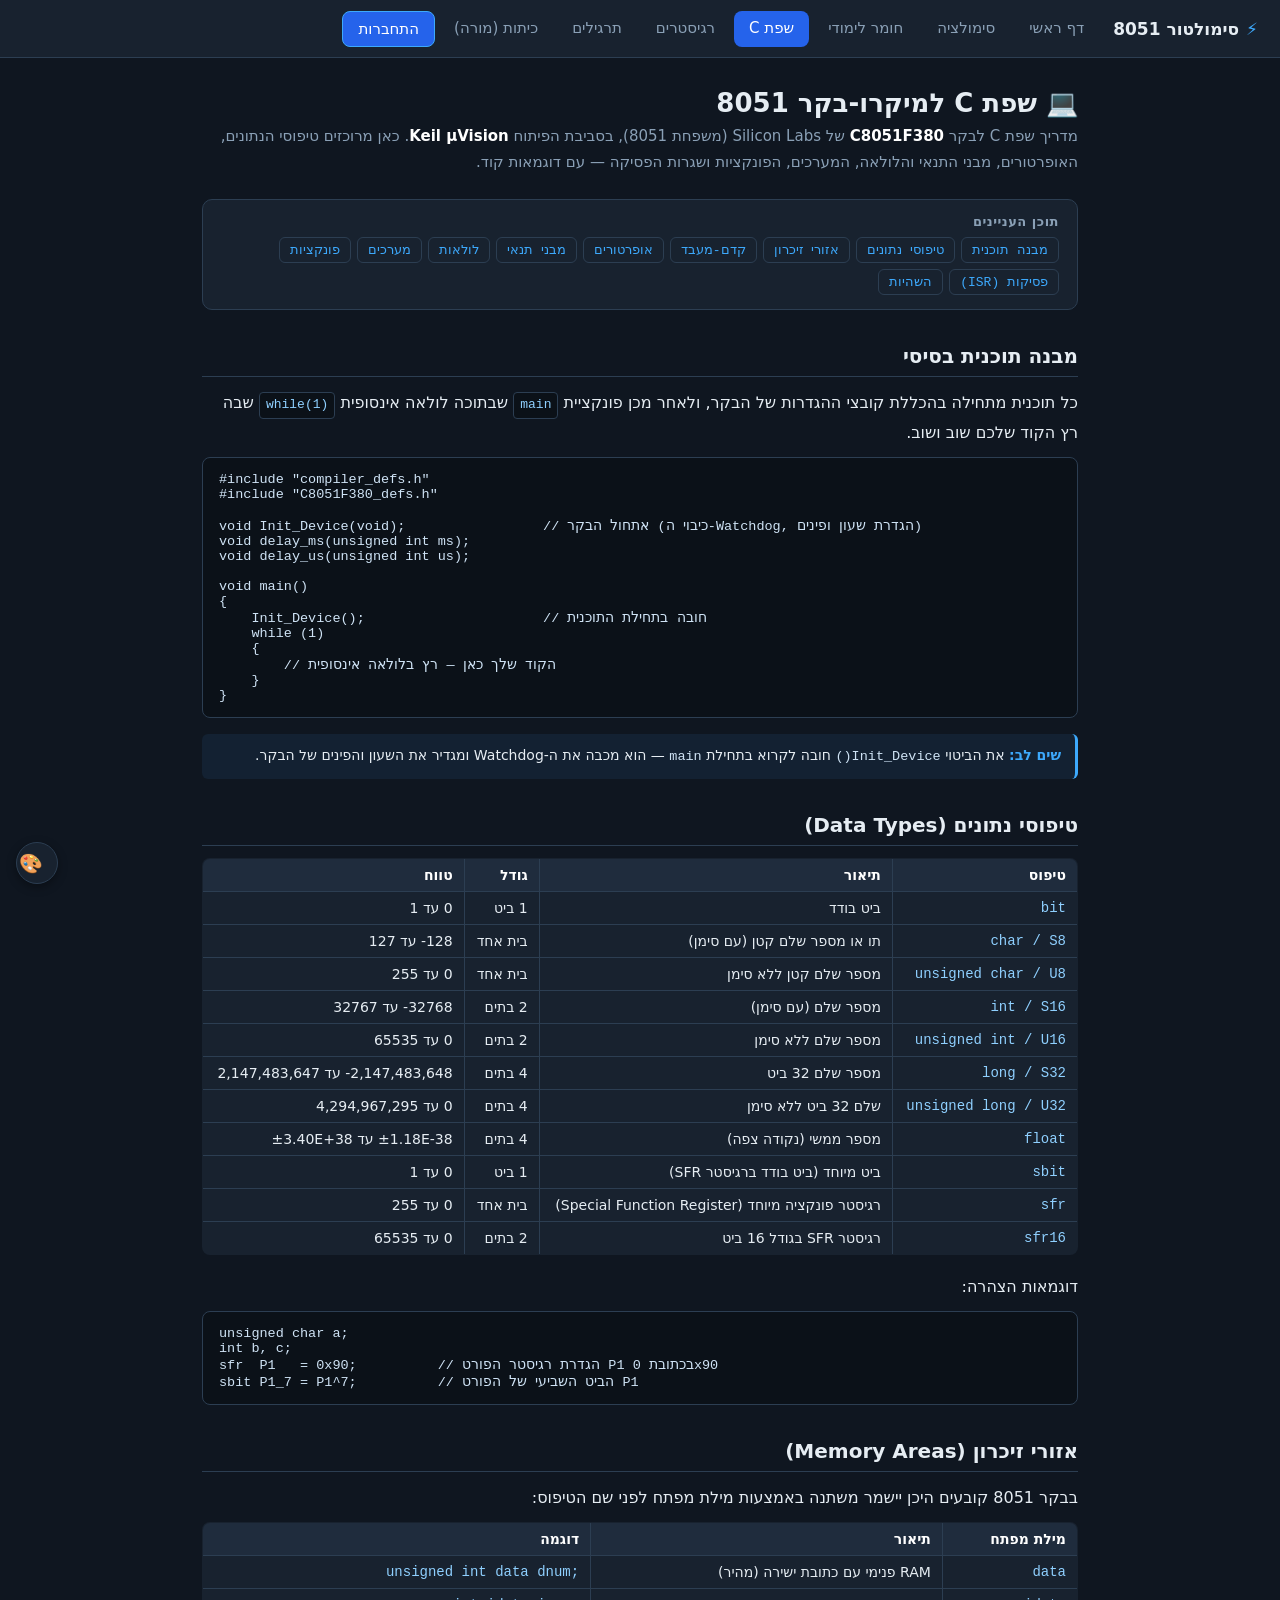
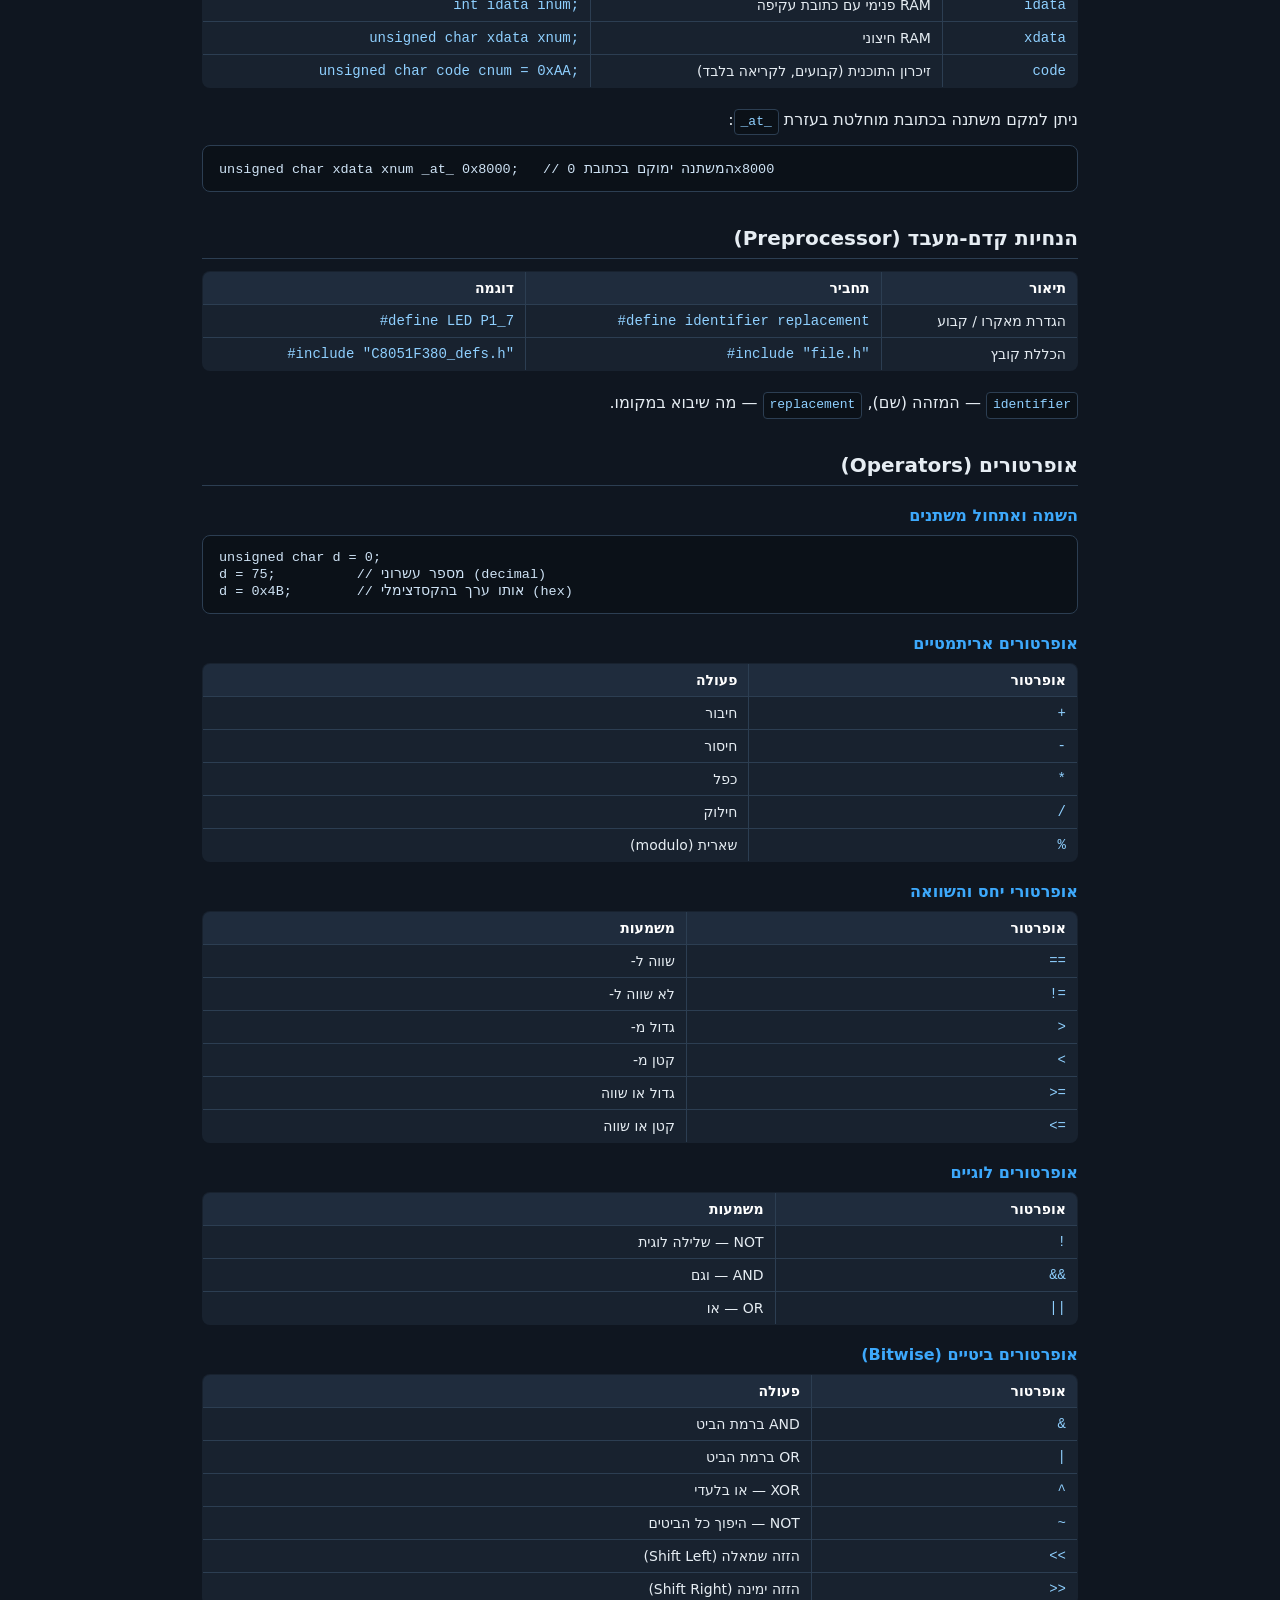
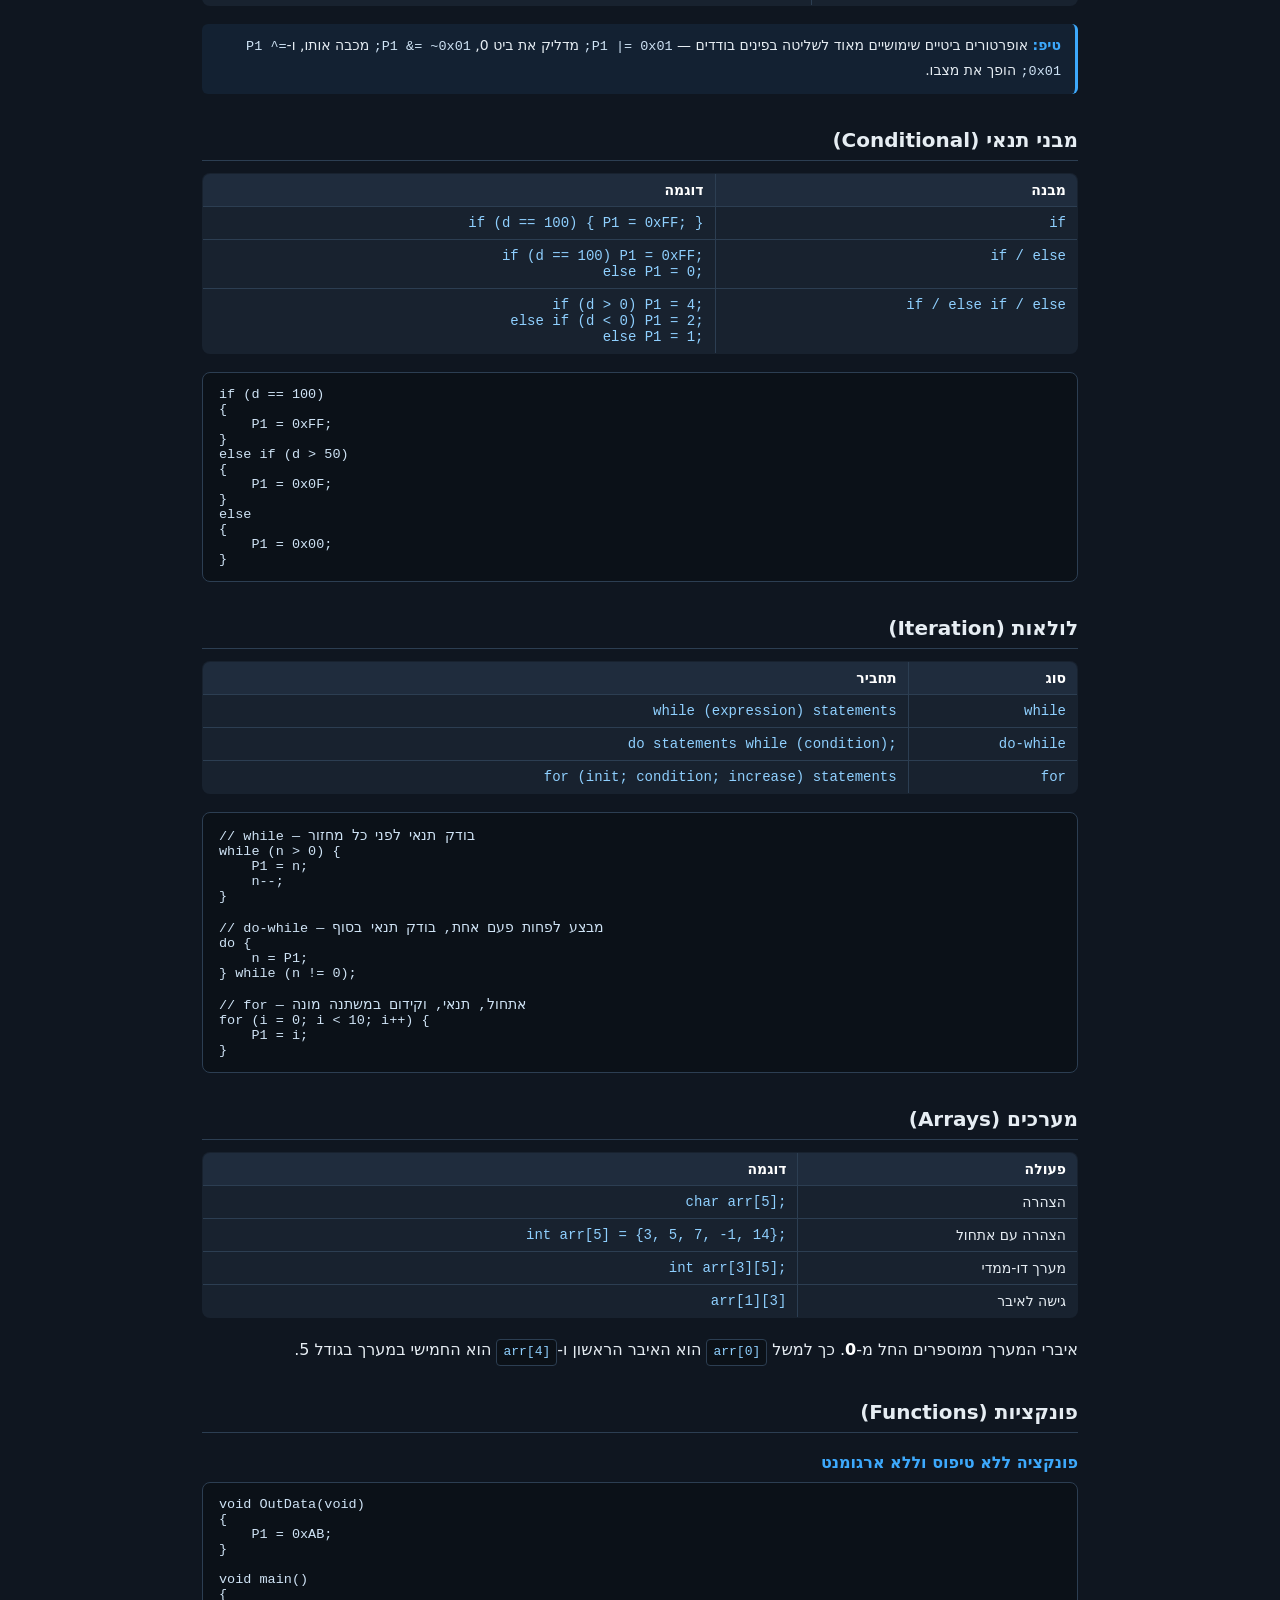
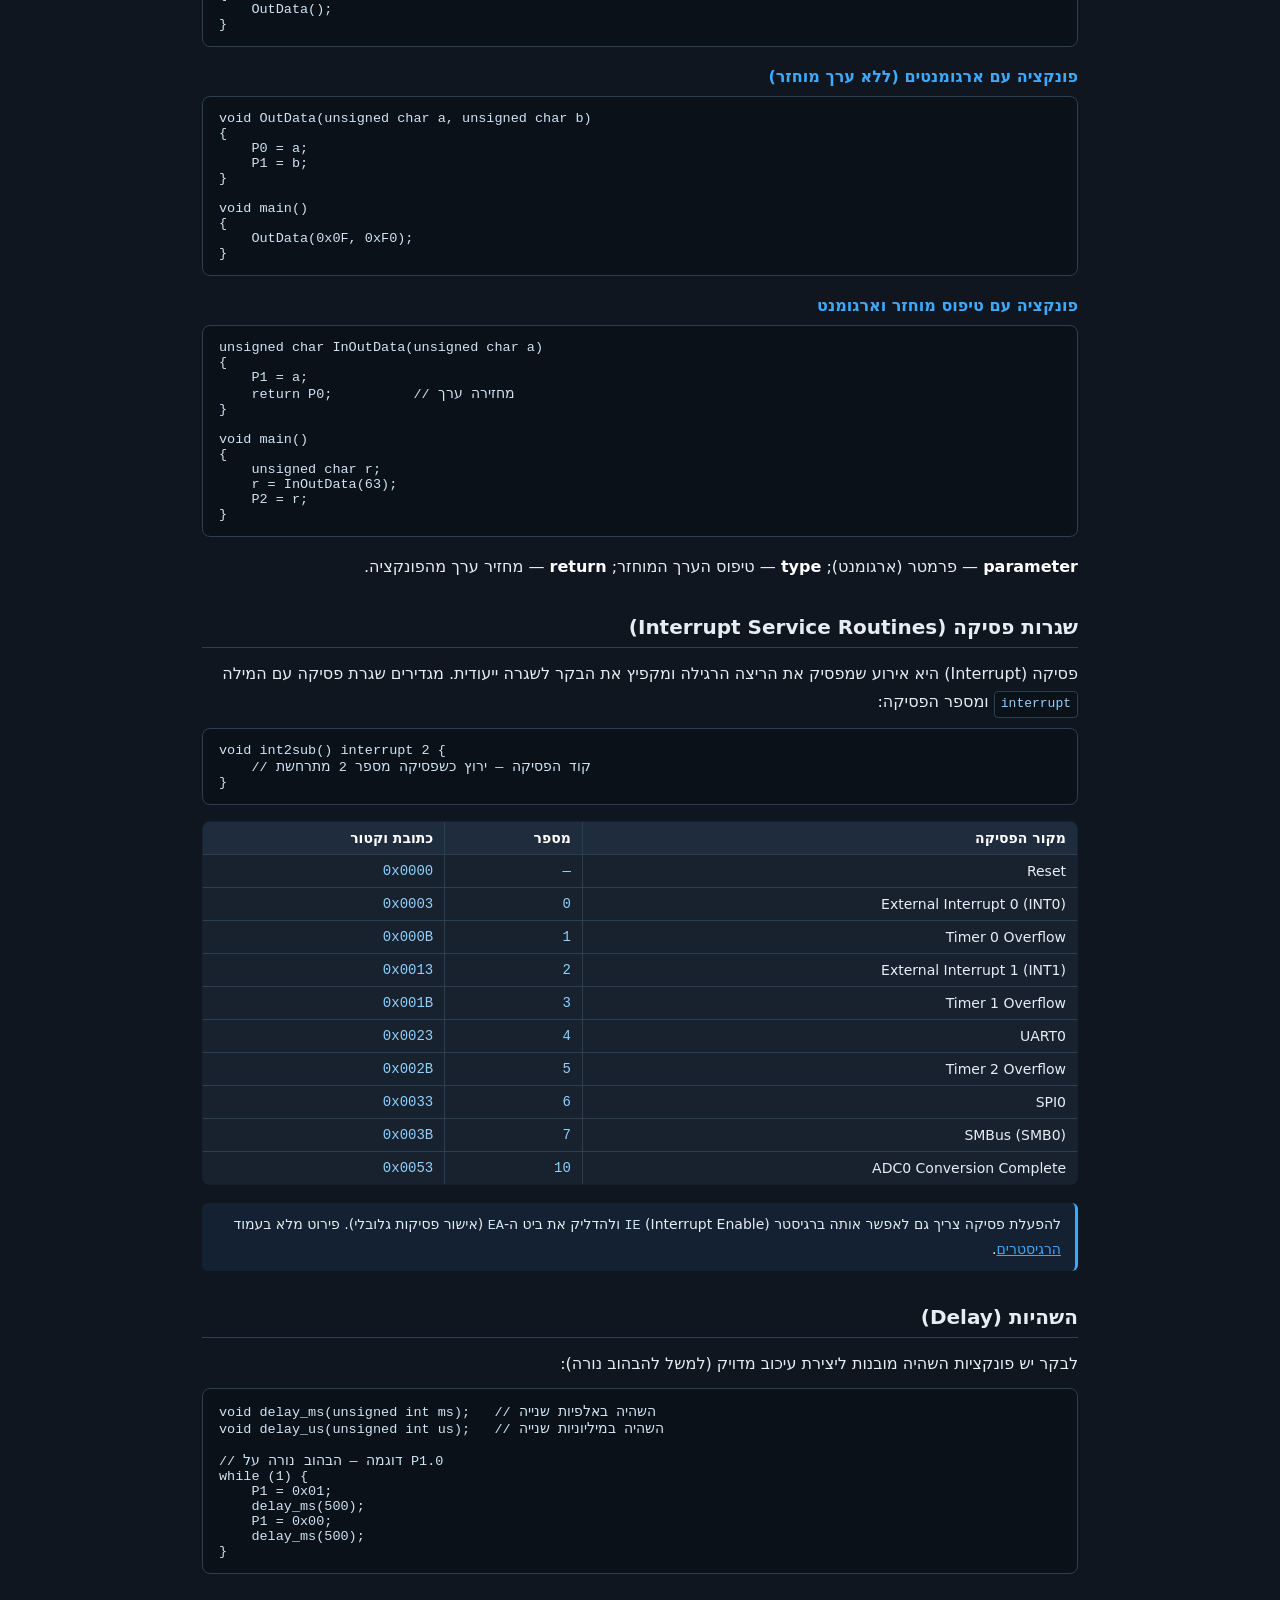
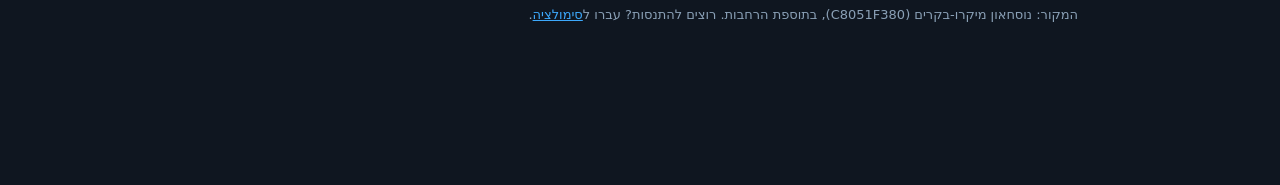
<file: pages/clang.html>
<!DOCTYPE html>
<html lang="he" dir="rtl">
<head>
  <meta charset="UTF-8">
  <meta name="viewport" content="width=device-width, initial-scale=1.0">
  <title>סימולטור 8051 — שפת C</title>
  <link rel="stylesheet" href="../css/style.css">
  <link rel="stylesheet" href="../css/content.css">
  <script src="../js/ui/theme.js"></script>
</head>
<body>
  <script src="../js/ui/nav.js"></script>

  <div class="page">
    <h1>💻 שפת C למיקרו-בקר 8051</h1>
    <p class="lead">
      מדריך שפת C לבקר <b>C8051F380</b> של Silicon Labs (משפחת 8051), בסביבת הפיתוח
      <b>Keil µVision</b>. כאן מרוכזים טיפוסי הנתונים, האופרטורים, מבני התנאי והלולאה,
      המערכים, הפונקציות ושגרות הפסיקה — עם דוגמאות קוד.
    </p>

    <div class="toc">
      <h4>תוכן העניינים</h4>
      <div class="toc-links">
        <a href="#intro">מבנה תוכנית</a>
        <a href="#types">טיפוסי נתונים</a>
        <a href="#memory">אזורי זיכרון</a>
        <a href="#pre">קדם-מעבד</a>
        <a href="#ops">אופרטורים</a>
        <a href="#cond">מבני תנאי</a>
        <a href="#loops">לולאות</a>
        <a href="#arrays">מערכים</a>
        <a href="#func">פונקציות</a>
        <a href="#isr">פסיקות (ISR)</a>
        <a href="#delay">השהיות</a>
      </div>
    </div>

    <h2 id="intro">מבנה תוכנית בסיסי</h2>
    <p>כל תוכנית מתחילה בהכללת קובצי ההגדרות של הבקר, ולאחר מכן פונקציית <code>main</code>
       שבתוכה לולאה אינסופית <code>while(1)</code> שבה רץ הקוד שלכם שוב ושוב.</p>
    <pre><code>#include "compiler_defs.h"
#include "C8051F380_defs.h"

void Init_Device(void);                 // אתחול הבקר (כיבוי ה-Watchdog, הגדרת שעון ופינים)
void delay_ms(unsigned int ms);
void delay_us(unsigned int us);

void main()
{
    Init_Device();                      // חובה בתחילת התוכנית
    while (1)
    {
        // הקוד שלך כאן — רץ בלולאה אינסופית
    }
}</code></pre>
    <div class="note">
      <b>שים לב:</b> את הביטוי <code>Init_Device()</code> חובה לקרוא בתחילת
      <code>main</code> — הוא מכבה את ה-Watchdog ומגדיר את השעון והפינים של הבקר.
    </div>

    <h2 id="types">טיפוסי נתונים (Data Types)</h2>
    <table class="tbl">
      <tr><th>טיפוס</th><th>תיאור</th><th>גודל</th><th>טווח</th></tr>
      <tr><td class="mono">bit</td><td>ביט בודד</td><td>1 ביט</td><td>0 עד 1</td></tr>
      <tr><td class="mono">char / S8</td><td>תו או מספר שלם קטן (עם סימן)</td><td>בית אחד</td><td>‎-128 עד 127</td></tr>
      <tr><td class="mono">unsigned char / U8</td><td>מספר שלם קטן ללא סימן</td><td>בית אחד</td><td>0 עד 255</td></tr>
      <tr><td class="mono">int / S16</td><td>מספר שלם (עם סימן)</td><td>2 בתים</td><td>‎-32768 עד 32767</td></tr>
      <tr><td class="mono">unsigned int / U16</td><td>מספר שלם ללא סימן</td><td>2 בתים</td><td>0 עד 65535</td></tr>
      <tr><td class="mono">long / S32</td><td>מספר שלם 32 ביט</td><td>4 בתים</td><td>‎-2,147,483,648 עד 2,147,483,647</td></tr>
      <tr><td class="mono">unsigned long / U32</td><td>שלם 32 ביט ללא סימן</td><td>4 בתים</td><td>0 עד 4,294,967,295</td></tr>
      <tr><td class="mono">float</td><td>מספר ממשי (נקודה צפה)</td><td>4 בתים</td><td>‎±1.18E-38 עד ±3.40E+38</td></tr>
      <tr><td class="mono">sbit</td><td>ביט מיוחד (ביט בודד ברגיסטר SFR)</td><td>1 ביט</td><td>0 עד 1</td></tr>
      <tr><td class="mono">sfr</td><td>רגיסטר פונקציה מיוחד (Special Function Register)</td><td>בית אחד</td><td>0 עד 255</td></tr>
      <tr><td class="mono">sfr16</td><td>רגיסטר SFR בגודל 16 ביט</td><td>2 בתים</td><td>0 עד 65535</td></tr>
    </table>
    <p>דוגמאות הצהרה:</p>
    <pre><code>unsigned char a;
int b, c;
sfr  P1   = 0x90;          // הגדרת רגיסטר הפורט P1 בכתובת 0x90
sbit P1_7 = P1^7;          // הביט השביעי של הפורט P1</code></pre>

    <h2 id="memory">אזורי זיכרון (Memory Areas)</h2>
    <p>בבקר 8051 קובעים היכן יישמר משתנה באמצעות מילת מפתח לפני שם הטיפוס:</p>
    <table class="tbl">
      <tr><th>מילת מפתח</th><th>תיאור</th><th>דוגמה</th></tr>
      <tr><td class="mono">data</td><td>RAM פנימי עם כתובת ישירה (מהיר)</td><td class="mono">unsigned int data dnum;</td></tr>
      <tr><td class="mono">idata</td><td>RAM פנימי עם כתובת עקיפה</td><td class="mono">int idata inum;</td></tr>
      <tr><td class="mono">xdata</td><td>RAM חיצוני</td><td class="mono">unsigned char xdata xnum;</td></tr>
      <tr><td class="mono">code</td><td>זיכרון התוכנית (קבועים, לקריאה בלבד)</td><td class="mono">unsigned char code cnum = 0xAA;</td></tr>
    </table>
    <p>ניתן למקם משתנה בכתובת מוחלטת בעזרת <code>_at_</code>:</p>
    <pre><code>unsigned char xdata xnum _at_ 0x8000;   // המשתנה ימוקם בכתובת 0x8000</code></pre>

    <h2 id="pre">הנחיות קדם-מעבד (Preprocessor)</h2>
    <table class="tbl">
      <tr><th>תיאור</th><th>תחביר</th><th>דוגמה</th></tr>
      <tr><td>הגדרת מאקרו / קבוע</td><td class="mono">#define identifier replacement</td><td class="mono">#define LED P1_7</td></tr>
      <tr><td>הכללת קובץ</td><td class="mono">#include "file.h"</td><td class="mono">#include "C8051F380_defs.h"</td></tr>
    </table>
    <p><code>identifier</code> — המזהה (שם), <code>replacement</code> — מה שיבוא במקומו.</p>

    <h2 id="ops">אופרטורים (Operators)</h2>

    <h3>השמה ואתחול משתנים</h3>
    <pre><code>unsigned char d = 0;
d = 75;          // מספר עשרוני (decimal)
d = 0x4B;        // אותו ערך בהקסדצימלי (hex)</code></pre>

    <h3>אופרטורים אריתמטיים</h3>
    <table class="tbl">
      <tr><th>אופרטור</th><th>פעולה</th></tr>
      <tr><td class="mono">+</td><td>חיבור</td></tr>
      <tr><td class="mono">-</td><td>חיסור</td></tr>
      <tr><td class="mono">*</td><td>כפל</td></tr>
      <tr><td class="mono">/</td><td>חילוק</td></tr>
      <tr><td class="mono">%</td><td>שארית (modulo)</td></tr>
    </table>

    <h3>אופרטורי יחס והשוואה</h3>
    <table class="tbl">
      <tr><th>אופרטור</th><th>משמעות</th></tr>
      <tr><td class="mono">==</td><td>שווה ל-</td></tr>
      <tr><td class="mono">!=</td><td>לא שווה ל-</td></tr>
      <tr><td class="mono">&gt;</td><td>גדול מ-</td></tr>
      <tr><td class="mono">&lt;</td><td>קטן מ-</td></tr>
      <tr><td class="mono">&gt;=</td><td>גדול או שווה</td></tr>
      <tr><td class="mono">&lt;=</td><td>קטן או שווה</td></tr>
    </table>

    <h3>אופרטורים לוגיים</h3>
    <table class="tbl">
      <tr><th>אופרטור</th><th>משמעות</th></tr>
      <tr><td class="mono">!</td><td>NOT — שלילה לוגית</td></tr>
      <tr><td class="mono">&amp;&amp;</td><td>AND — וגם</td></tr>
      <tr><td class="mono">||</td><td>OR — או</td></tr>
    </table>

    <h3>אופרטורים ביטיים (Bitwise)</h3>
    <table class="tbl">
      <tr><th>אופרטור</th><th>פעולה</th></tr>
      <tr><td class="mono">&amp;</td><td>AND ברמת הביט</td></tr>
      <tr><td class="mono">|</td><td>OR ברמת הביט</td></tr>
      <tr><td class="mono">^</td><td>XOR — או בלעדי</td></tr>
      <tr><td class="mono">~</td><td>NOT — היפוך כל הביטים</td></tr>
      <tr><td class="mono">&lt;&lt;</td><td>הזזה שמאלה (Shift Left)</td></tr>
      <tr><td class="mono">&gt;&gt;</td><td>הזזה ימינה (Shift Right)</td></tr>
    </table>
    <div class="note">
      <b>טיפ:</b> אופרטורים ביטיים שימושיים מאוד לשליטה בפינים בודדים —
      <code>P1 |= 0x01;</code> מדליק את ביט 0, <code>P1 &amp;= ~0x01;</code> מכבה אותו,
      ו-<code>P1 ^= 0x01;</code> הופך את מצבו.
    </div>

    <h2 id="cond">מבני תנאי (Conditional)</h2>
    <table class="tbl">
      <tr><th>מבנה</th><th>דוגמה</th></tr>
      <tr><td class="mono">if</td><td class="mono">if (d == 100) { P1 = 0xFF; }</td></tr>
      <tr><td class="mono">if / else</td><td class="mono">if (d == 100) P1 = 0xFF;<br>else P1 = 0;</td></tr>
      <tr><td class="mono">if / else if / else</td><td class="mono">if (d &gt; 0) P1 = 4;<br>else if (d &lt; 0) P1 = 2;<br>else P1 = 1;</td></tr>
    </table>
    <pre><code>if (d == 100)
{
    P1 = 0xFF;
}
else if (d &gt; 50)
{
    P1 = 0x0F;
}
else
{
    P1 = 0x00;
}</code></pre>

    <h2 id="loops">לולאות (Iteration)</h2>
    <table class="tbl">
      <tr><th>סוג</th><th>תחביר</th></tr>
      <tr><td class="mono">while</td><td class="mono">while (expression) statements</td></tr>
      <tr><td class="mono">do-while</td><td class="mono">do statements while (condition);</td></tr>
      <tr><td class="mono">for</td><td class="mono">for (init; condition; increase) statements</td></tr>
    </table>
    <pre><code>// while — בודק תנאי לפני כל מחזור
while (n &gt; 0) {
    P1 = n;
    n--;
}

// do-while — מבצע לפחות פעם אחת, בודק תנאי בסוף
do {
    n = P1;
} while (n != 0);

// for — אתחול, תנאי, וקידום במשתנה מונה
for (i = 0; i &lt; 10; i++) {
    P1 = i;
}</code></pre>

    <h2 id="arrays">מערכים (Arrays)</h2>
    <table class="tbl">
      <tr><th>פעולה</th><th>דוגמה</th></tr>
      <tr><td>הצהרה</td><td class="mono">char arr[5];</td></tr>
      <tr><td>הצהרה עם אתחול</td><td class="mono">int arr[5] = {3, 5, 7, -1, 14};</td></tr>
      <tr><td>מערך דו-ממדי</td><td class="mono">int arr[3][5];</td></tr>
      <tr><td>גישה לאיבר</td><td class="mono">arr[1][3]</td></tr>
    </table>
    <p>איברי המערך ממוספרים החל מ-<b>0</b>. כך למשל <code>arr[0]</code> הוא האיבר הראשון
       ו-<code>arr[4]</code> הוא החמישי במערך בגודל 5.</p>

    <h2 id="func">פונקציות (Functions)</h2>

    <h3>פונקציה ללא טיפוס וללא ארגומנט</h3>
    <pre><code>void OutData(void)
{
    P1 = 0xAB;
}

void main()
{
    OutData();
}</code></pre>

    <h3>פונקציה עם ארגומנטים (ללא ערך מוחזר)</h3>
    <pre><code>void OutData(unsigned char a, unsigned char b)
{
    P0 = a;
    P1 = b;
}

void main()
{
    OutData(0x0F, 0xF0);
}</code></pre>

    <h3>פונקציה עם טיפוס מוחזר וארגומנט</h3>
    <pre><code>unsigned char InOutData(unsigned char a)
{
    P1 = a;
    return P0;          // מחזירה ערך
}

void main()
{
    unsigned char r;
    r = InOutData(63);
    P2 = r;
}</code></pre>
    <p><b>parameter</b> — פרמטר (ארגומנט); <b>type</b> — טיפוס הערך המוחזר;
       <b>return</b> — מחזיר ערך מהפונקציה.</p>

    <h2 id="isr">שגרות פסיקה (Interrupt Service Routines)</h2>
    <p>פסיקה (Interrupt) היא אירוע שמפסיק את הריצה הרגילה ומקפיץ את הבקר לשגרה ייעודית.
       מגדירים שגרת פסיקה עם המילה <code>interrupt</code> ומספר הפסיקה:</p>
    <pre><code>void int2sub() interrupt 2 {
    // קוד הפסיקה — ירוץ כשפסיקה מספר 2 מתרחשת
}</code></pre>
    <table class="tbl">
      <tr><th>מקור הפסיקה</th><th>מספר</th><th>כתובת וקטור</th></tr>
      <tr><td>Reset</td><td class="mono">—</td><td class="mono">0x0000</td></tr>
      <tr><td>External Interrupt 0 (INT0)</td><td class="mono">0</td><td class="mono">0x0003</td></tr>
      <tr><td>Timer 0 Overflow</td><td class="mono">1</td><td class="mono">0x000B</td></tr>
      <tr><td>External Interrupt 1 (INT1)</td><td class="mono">2</td><td class="mono">0x0013</td></tr>
      <tr><td>Timer 1 Overflow</td><td class="mono">3</td><td class="mono">0x001B</td></tr>
      <tr><td>UART0</td><td class="mono">4</td><td class="mono">0x0023</td></tr>
      <tr><td>Timer 2 Overflow</td><td class="mono">5</td><td class="mono">0x002B</td></tr>
      <tr><td>SPI0</td><td class="mono">6</td><td class="mono">0x0033</td></tr>
      <tr><td>SMBus (SMB0)</td><td class="mono">7</td><td class="mono">0x003B</td></tr>
      <tr><td>ADC0 Conversion Complete</td><td class="mono">10</td><td class="mono">0x0053</td></tr>
    </table>
    <div class="note">
      להפעלת פסיקה צריך גם לאפשר אותה ברגיסטר <code>IE</code> (Interrupt Enable) ולהדליק את
      ביט ה-<code>EA</code> (אישור פסיקות גלובלי). פירוט מלא בעמוד
      <a href="registers.html" style="color:var(--accent)">הרגיסטרים</a>.
    </div>

    <h2 id="delay">השהיות (Delay)</h2>
    <p>לבקר יש פונקציות השהיה מובנות ליצירת עיכוב מדויק (למשל להבהוב נורה):</p>
    <pre><code>void delay_ms(unsigned int ms);   // השהיה באלפיות שנייה
void delay_us(unsigned int us);   // השהיה במיליוניות שנייה

// דוגמה — הבהוב נורה על P1.0
while (1) {
    P1 = 0x01;
    delay_ms(500);
    P1 = 0x00;
    delay_ms(500);
}</code></pre>

    <p style="margin-top:30px; color:var(--text-dim); font-size:13px;">
      המקור: נוסחאון מיקרו-בקרים (C8051F380), בתוספת הרחבות.
      רוצים להתנסות? עברו ל<a href="simulator.html" style="color:var(--accent)">סימולציה</a>.
    </p>
  </div>
</body>
</html>
</file>
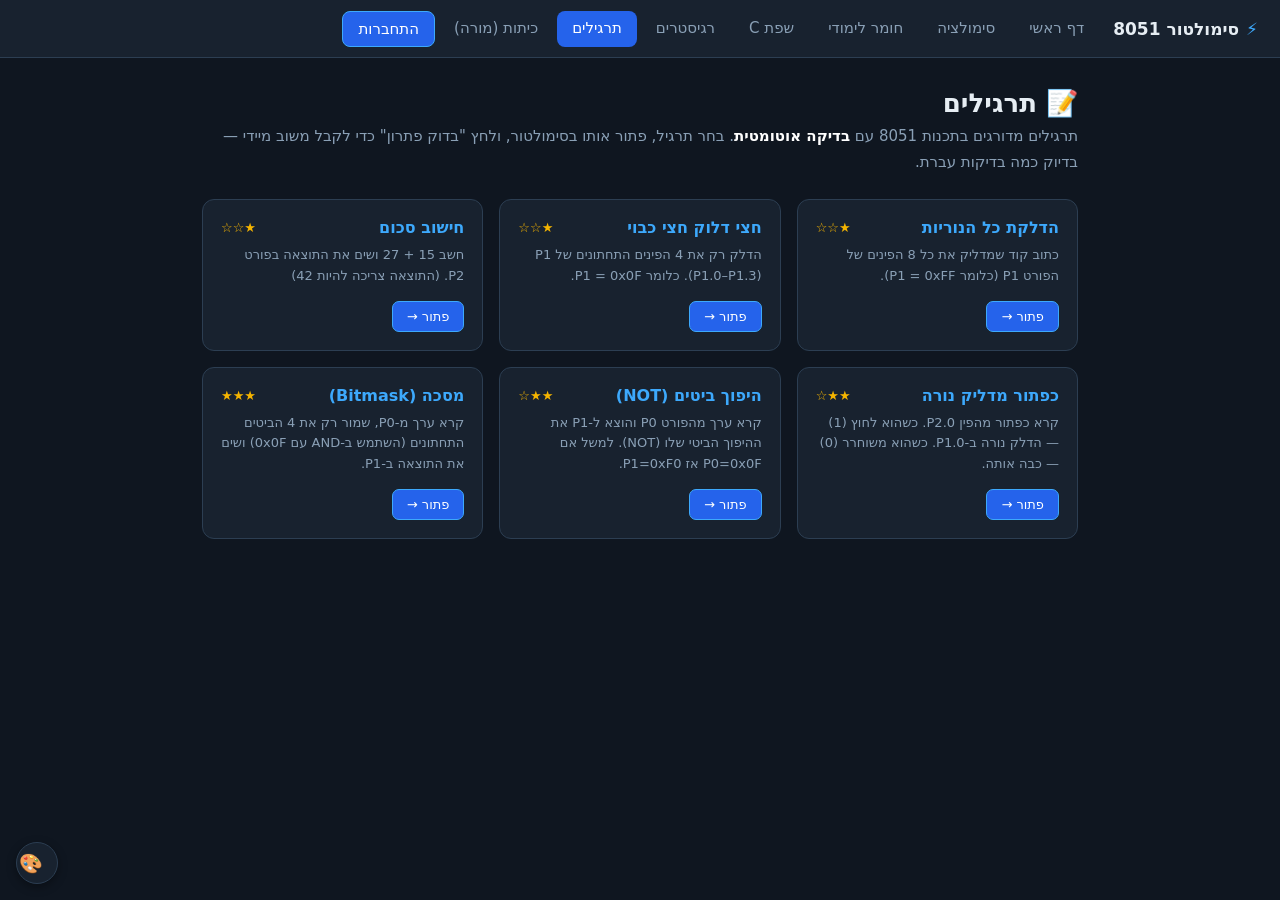
<file: pages/exercises.html>
<!DOCTYPE html>
<html lang="he" dir="rtl">
<head>
  <meta charset="UTF-8">
  <meta name="viewport" content="width=device-width, initial-scale=1.0">
  <title>סימולטור 8051 — תרגילים</title>
  <link rel="stylesheet" href="../css/style.css">
  <link rel="stylesheet" href="../css/content.css">
  <script src="../js/ui/theme.js"></script>
  <style>
    .ex-grid { display: grid; grid-template-columns: repeat(auto-fill, minmax(260px, 1fr)); gap: 16px; margin-top: 22px; }
    .ex-card {
      background: var(--panel); border: 1px solid var(--border); border-radius: 12px;
      padding: 18px; display: flex; flex-direction: column; gap: 8px;
      transition: border-color .15s, transform .1s; text-decoration: none; color: var(--text);
    }
    .ex-card:hover { border-color: var(--accent); transform: translateY(-2px); }
    .ex-card .ex-top { display: flex; align-items: center; justify-content: space-between; gap: 8px; }
    .ex-card h3 { font-size: 16px; margin: 0; }
    .ex-stars { color: #f4b400; font-size: 13px; white-space: nowrap; }
    .ex-card p { font-size: 13px; color: var(--text-dim); line-height: 1.6; margin: 0; flex: 1; }
    .ex-card .solve { align-self: flex-start; margin-top: 6px; }
    .ex-card .solve span {
      display: inline-block; background: var(--accent-2); color: #fff; border: 1px solid var(--accent);
      border-radius: 7px; padding: 7px 14px; font-size: 13px;
    }
  </style>
</head>
<body>
  <script src="../js/ui/nav.js"></script>

  <div class="page">
    <h1>📝 תרגילים</h1>
    <p class="lead">
      תרגילים מדורגים בתכנות 8051 עם <b>בדיקה אוטומטית</b>. בחר תרגיל, פתור אותו בסימולטור,
      ולחץ "בדוק פתרון" כדי לקבל משוב מיידי — בדיוק כמה בדיקות עברת.
    </p>
    <div class="ex-grid" id="ex-grid"></div>
  </div>

  <script src="../js/business/builtinExercises.js"></script>
  <script>
    (function () {
      const grid = document.getElementById("ex-grid");
      const esc = (s) => String(s == null ? "" : s).replace(/[&<>"']/g, (c) => ({ "&": "&amp;", "<": "&lt;", ">": "&gt;", '"': "&quot;", "'": "&#39;" }[c]));
      const stars = (n) => "★".repeat(n) + "☆".repeat(3 - n);
      grid.innerHTML = (window.BuiltinExercises || []).map((ex) => `
        <a class="ex-card" href="simulator.html?bex=${encodeURIComponent(ex.id)}">
          <div class="ex-top">
            <h3>${esc(ex.title)}</h3>
            <span class="ex-stars" title="דרגת קושי">${stars(ex.difficulty || 1)}</span>
          </div>
          <p>${esc(ex.instructions)}</p>
          <div class="solve"><span>פתור →</span></div>
        </a>`).join("");
    })();
  </script>
</body>
</html>
</file>
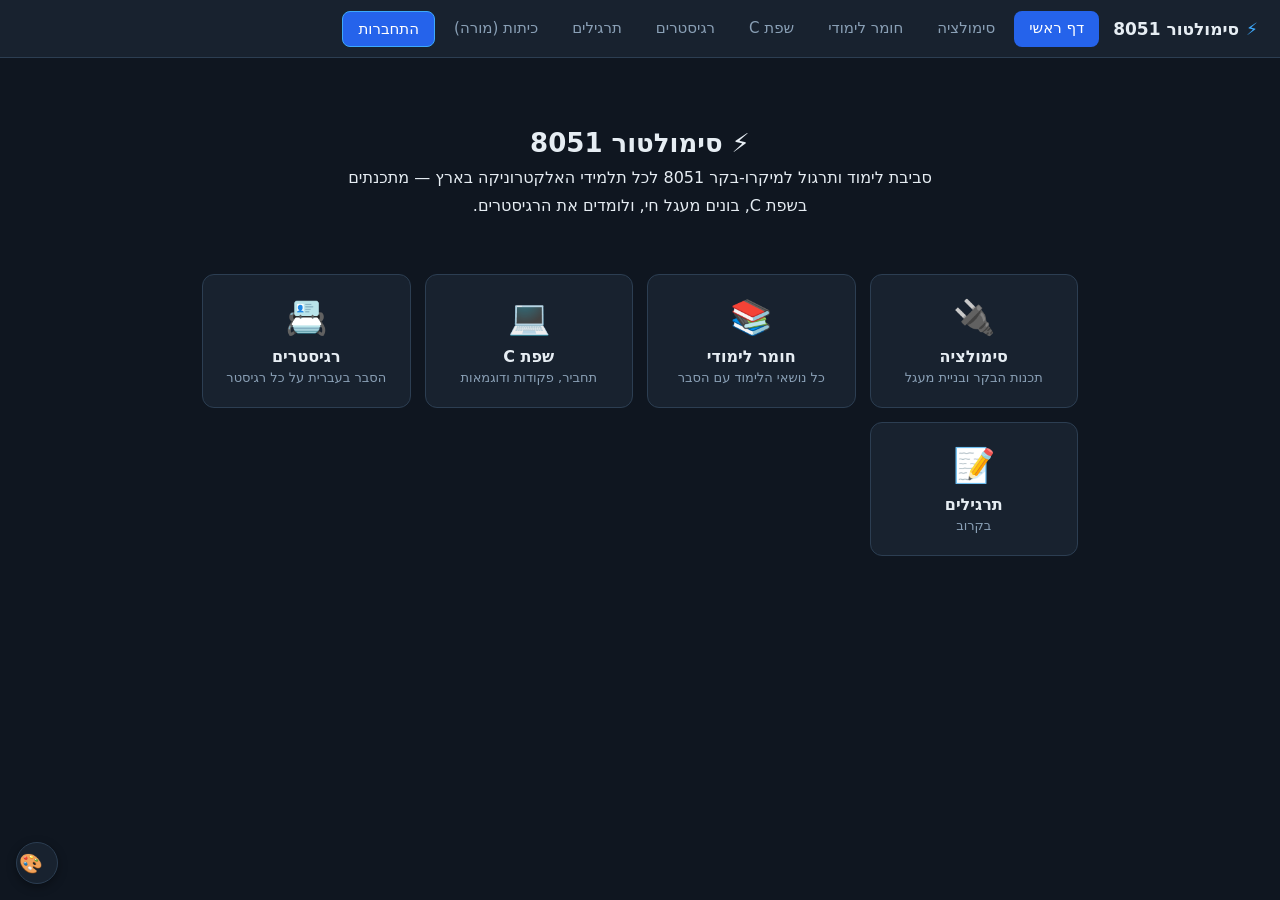
<file: pages/home.html>
<!DOCTYPE html>
<html lang="he" dir="rtl">
<head>
  <meta charset="UTF-8">
  <meta name="viewport" content="width=device-width, initial-scale=1.0">
  <title>סימולטור 8051 — דף ראשי</title>
  <link rel="stylesheet" href="../css/style.css">
  <link rel="stylesheet" href="../css/content.css">
  <script src="../js/ui/theme.js"></script>
</head>
<body>
  <script src="../js/ui/nav.js"></script>

  <div class="page">
    <div class="page-hero">
      <h1>⚡ סימולטור 8051</h1>
      <p>סביבת לימוד ותרגול למיקרו-בקר 8051 לכל תלמידי האלקטרוניקה בארץ —
         מתכנתים בשפת C, בונים מעגל חי, ולומדים את הרגיסטרים.</p>
    </div>

    <div class="cards-row">
      <a class="nav-card" href="simulator.html">
        <span class="ic">🔌</span>
        <span class="ttl">סימולציה</span>
        <div class="sub">תכנות הבקר ובניית מעגל</div>
      </a>
      <a class="nav-card" href="learn.html">
        <span class="ic">📚</span>
        <span class="ttl">חומר לימודי</span>
        <div class="sub">כל נושאי הלימוד עם הסבר</div>
      </a>
      <a class="nav-card" href="clang.html">
        <span class="ic">💻</span>
        <span class="ttl">שפת C</span>
        <div class="sub">תחביר, פקודות ודוגמאות</div>
      </a>
      <a class="nav-card" href="registers.html">
        <span class="ic">📇</span>
        <span class="ttl">רגיסטרים</span>
        <div class="sub">הסבר בעברית על כל רגיסטר</div>
      </a>
      <a class="nav-card" href="exercises.html">
        <span class="ic">📝</span>
        <span class="ttl">תרגילים</span>
        <div class="sub">בקרוב</div>
      </a>
    </div>
  </div>
</body>
</html>
</file>
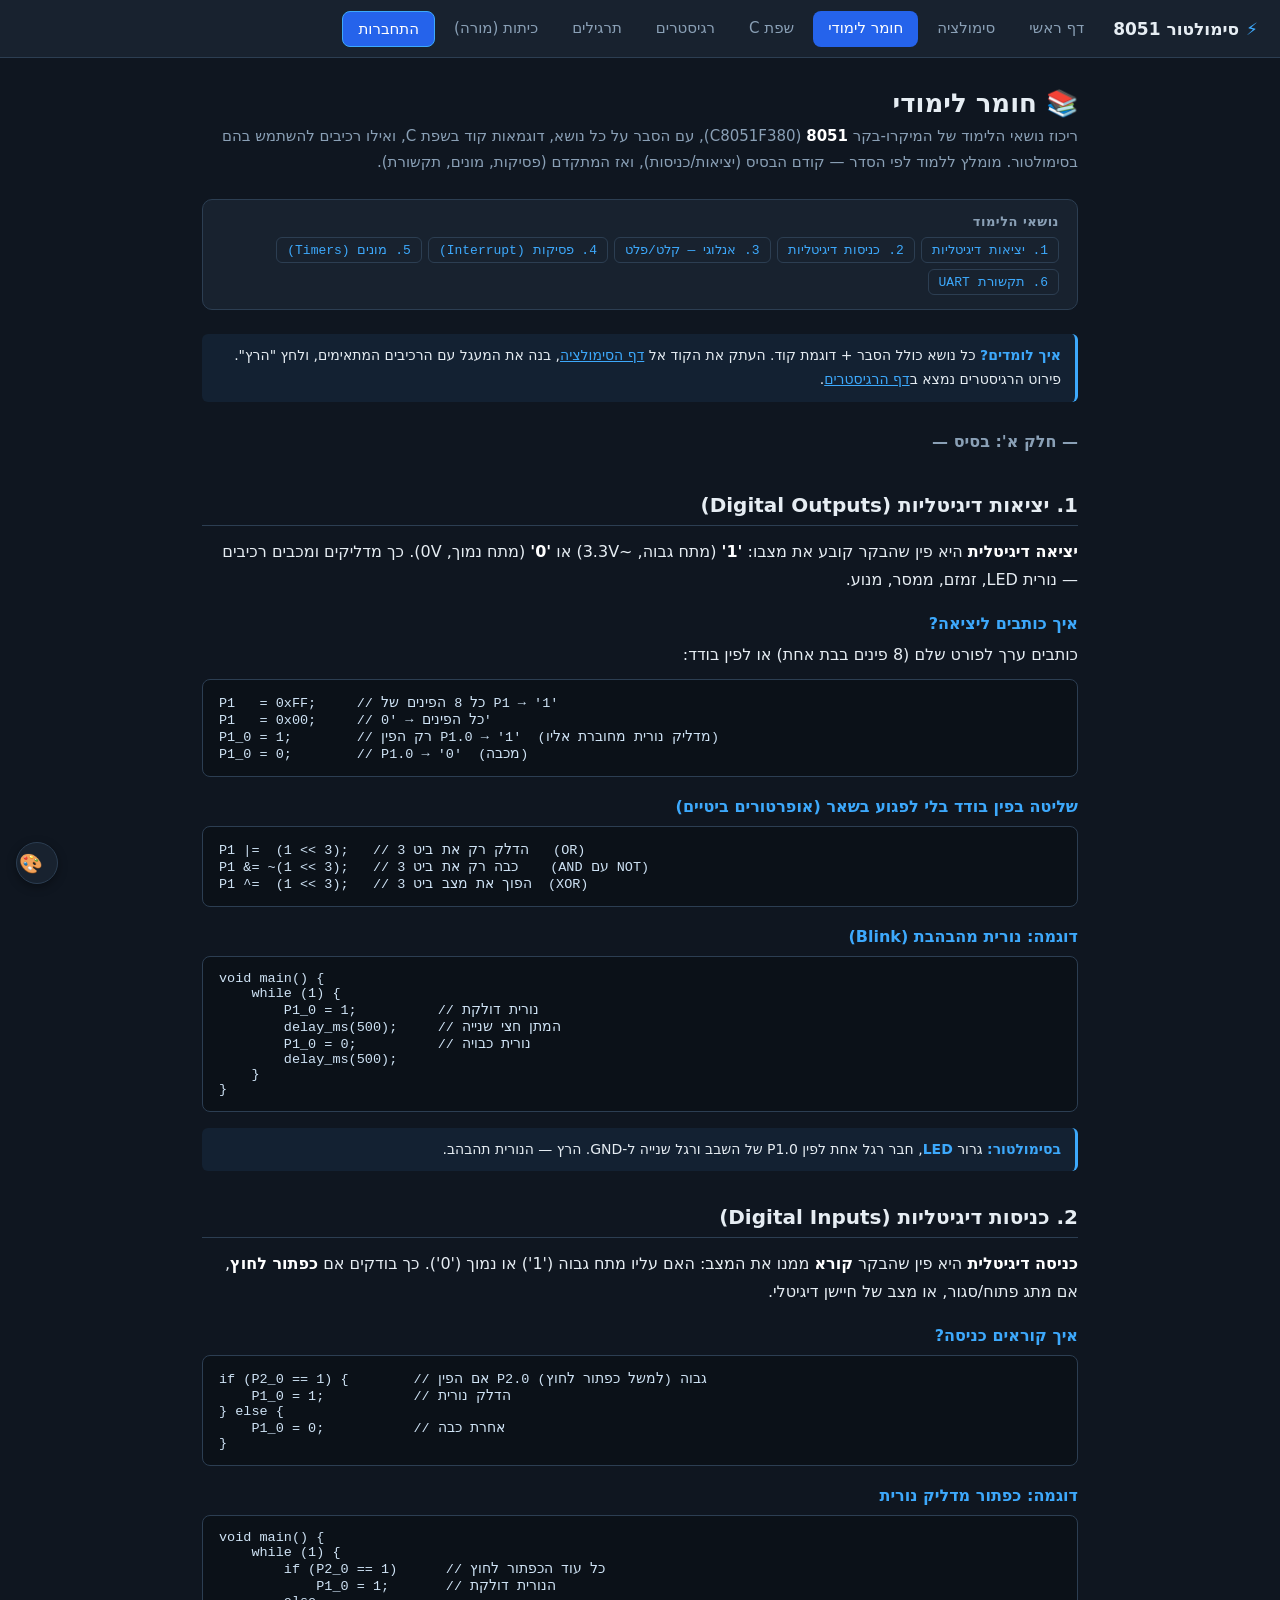
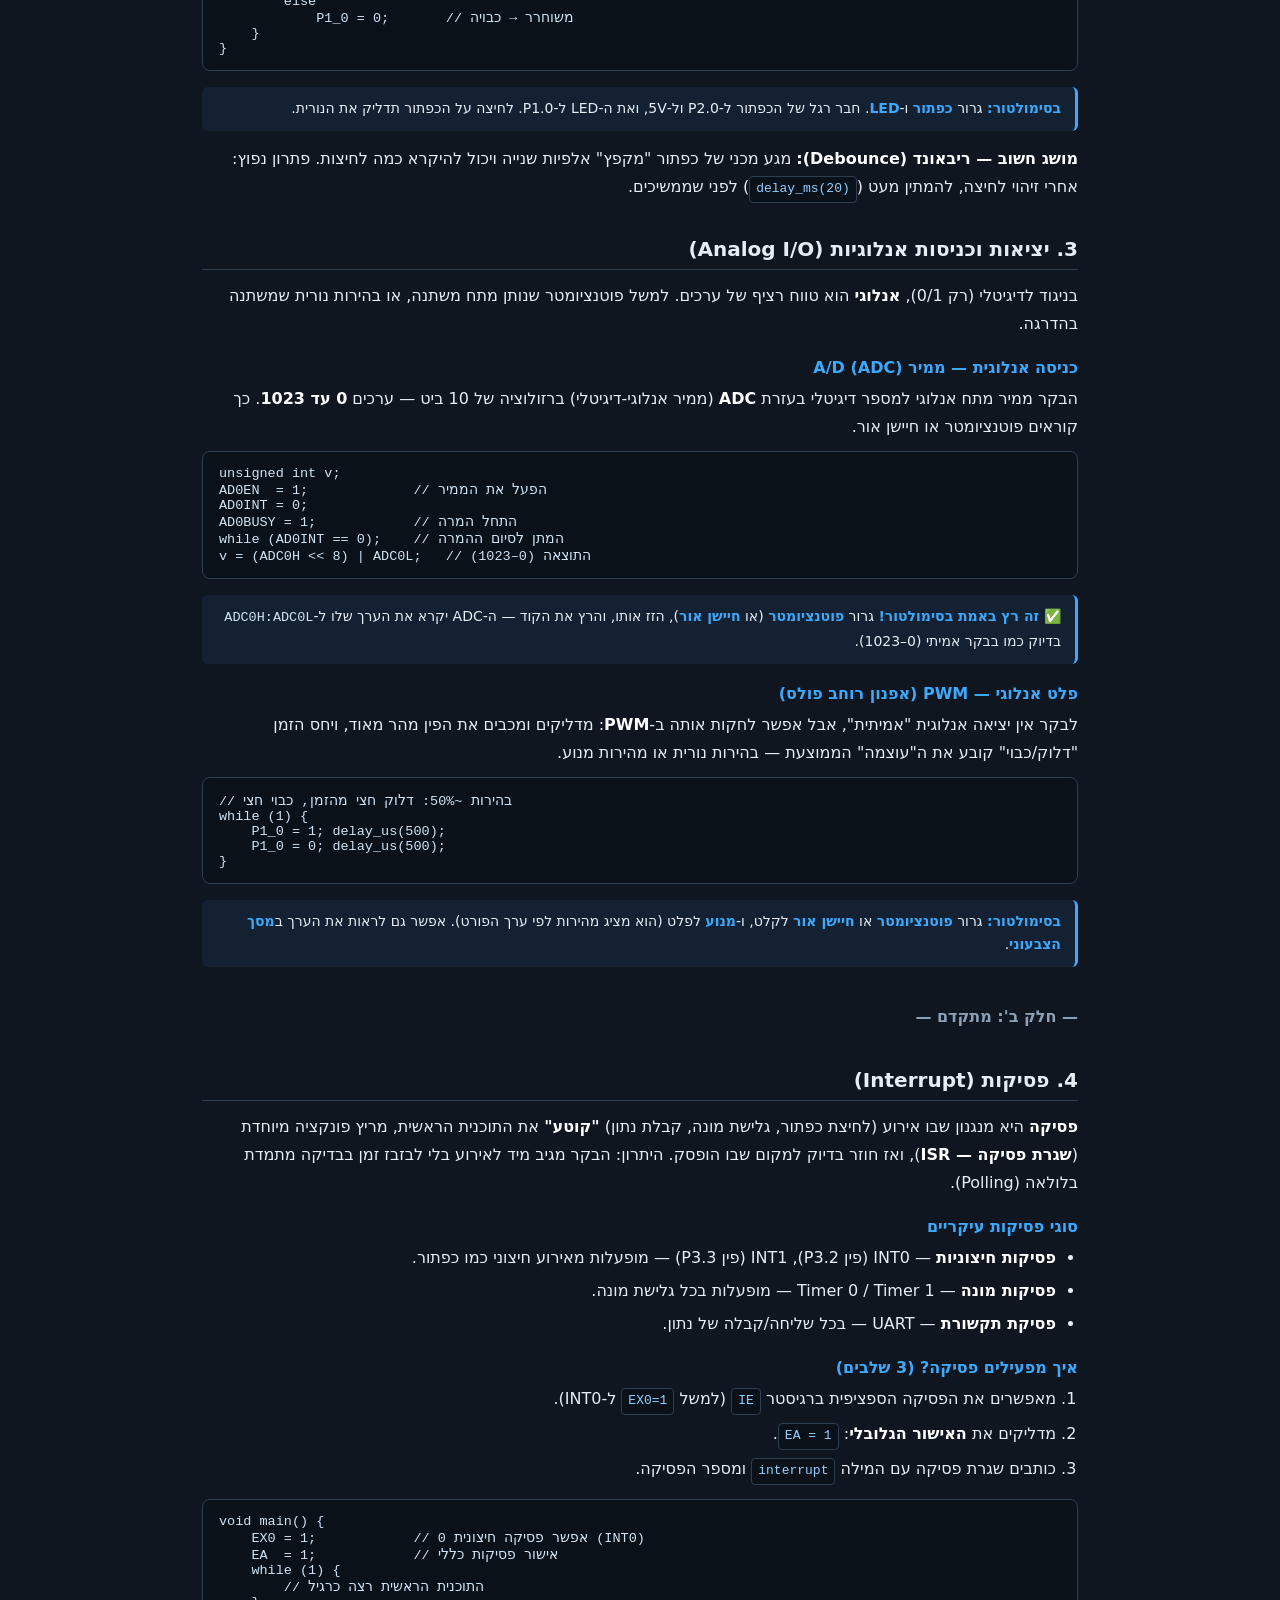
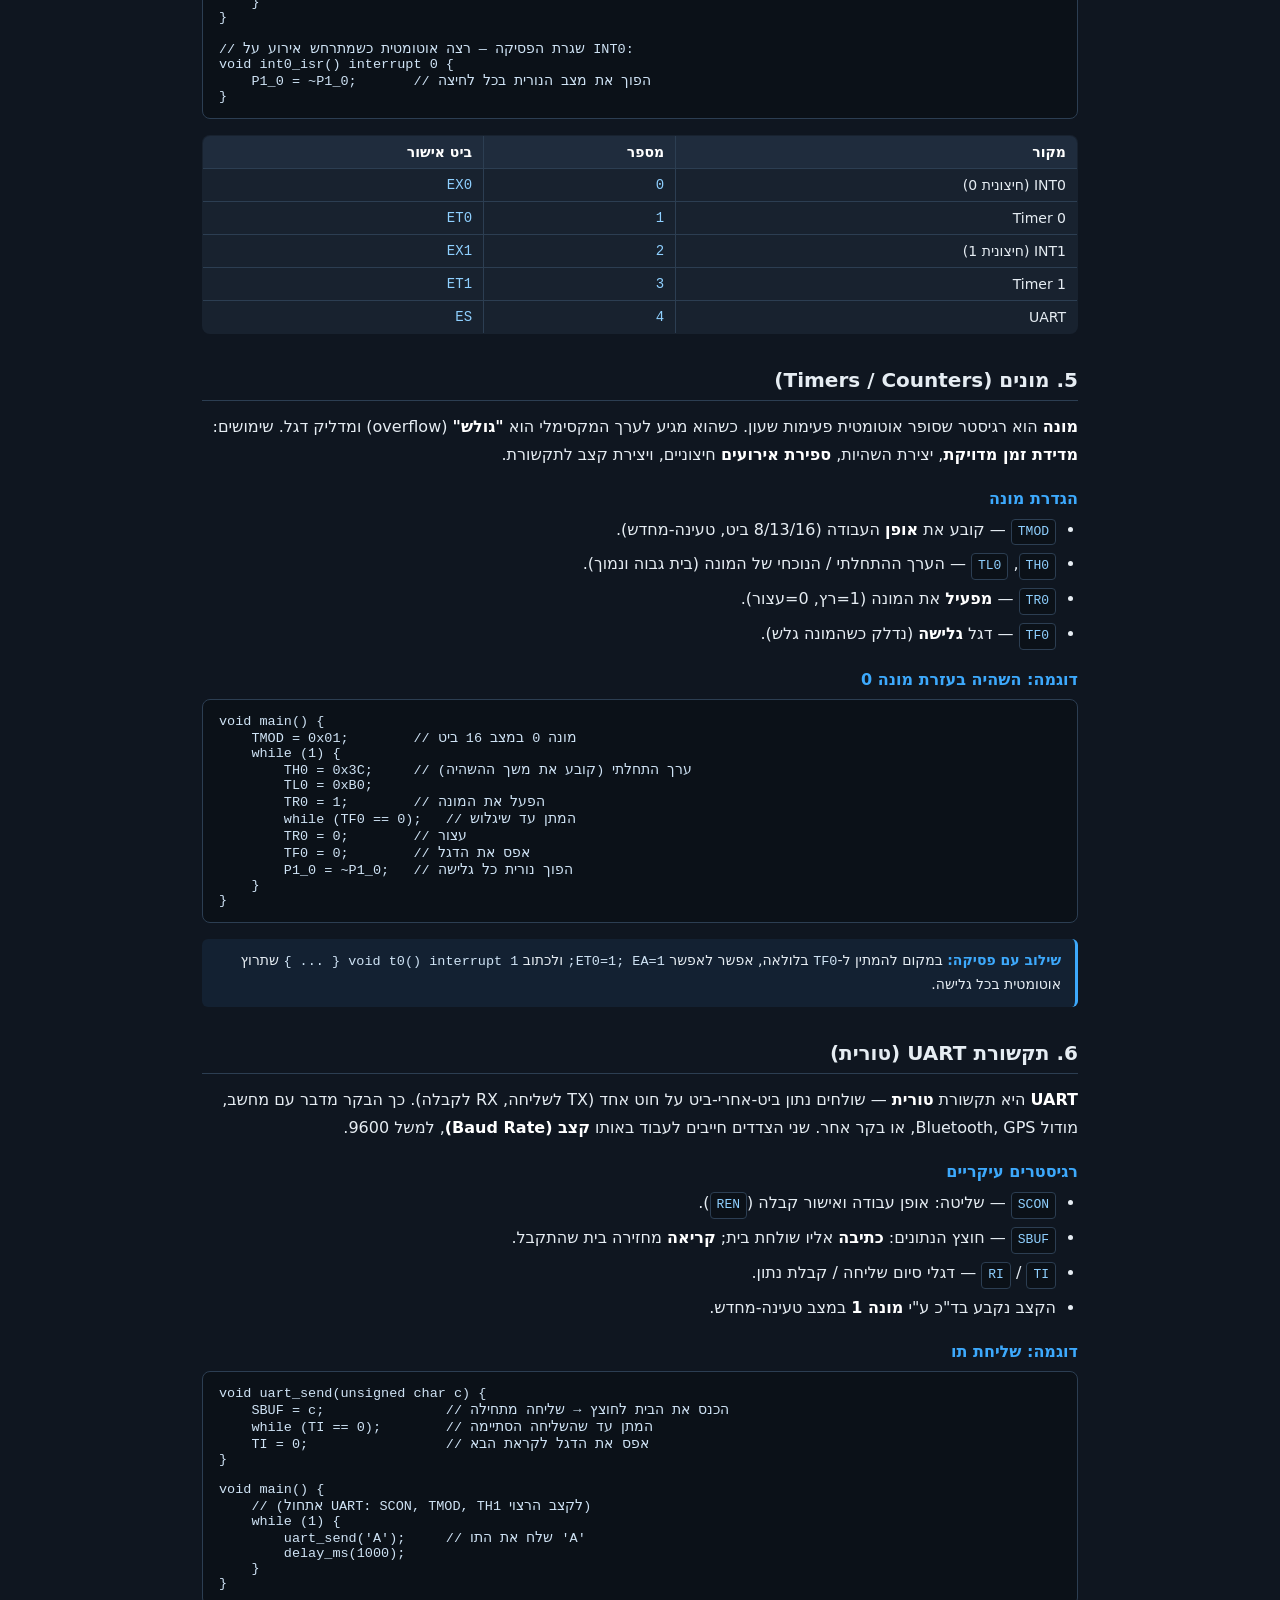
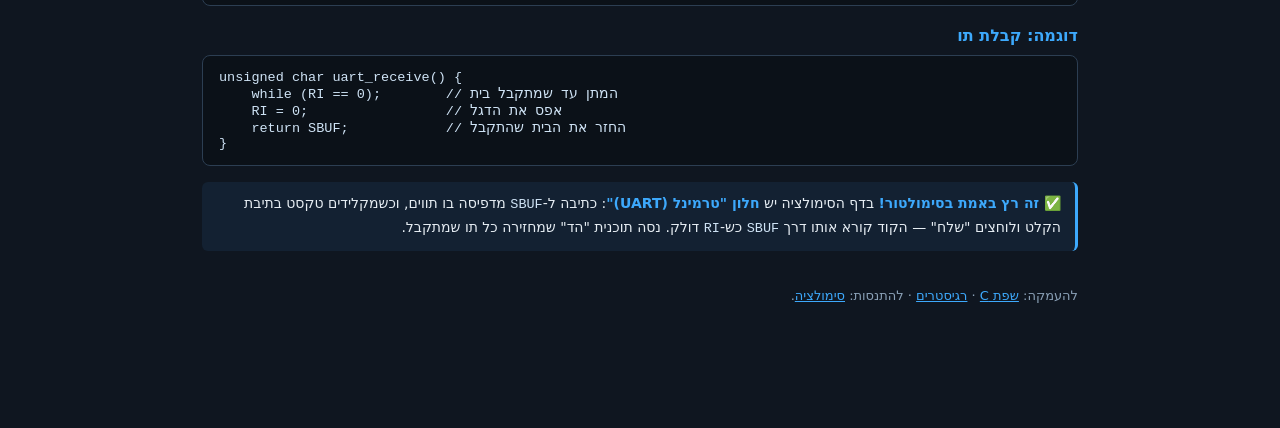
<file: pages/learn.html>
<!DOCTYPE html>
<html lang="he" dir="rtl">
<head>
  <meta charset="UTF-8">
  <meta name="viewport" content="width=device-width, initial-scale=1.0">
  <title>סימולטור 8051 — חומר לימודי</title>
  <link rel="stylesheet" href="../css/style.css?v=20260606">
  <link rel="stylesheet" href="../css/content.css?v=20260606">
  <script src="../js/ui/theme.js"></script>
</head>
<body>
  <script src="../js/ui/nav.js?v=20260606"></script>

  <div class="page">
    <h1>📚 חומר לימודי</h1>
    <p class="lead">
      ריכוז נושאי הלימוד של המיקרו-בקר <b>8051</b> (C8051F380), עם הסבר על כל נושא,
      דוגמאות קוד בשפת C, ואילו רכיבים להשתמש בהם בסימולטור. מומלץ ללמוד לפי הסדר —
      קודם הבסיס (יציאות/כניסות), ואז המתקדם (פסיקות, מונים, תקשורת).
    </p>

    <div class="toc">
      <h4>נושאי הלימוד</h4>
      <div class="toc-links">
        <a href="#out-dig">1. יציאות דיגיטליות</a>
        <a href="#in-dig">2. כניסות דיגיטליות</a>
        <a href="#analog">3. אנלוגי — קלט/פלט</a>
        <a href="#interrupt">4. פסיקות (Interrupt)</a>
        <a href="#timers">5. מונים (Timers)</a>
        <a href="#uart">6. תקשורת UART</a>
      </div>
    </div>

    <div class="note">
      <b>איך לומדים?</b> כל נושא כולל הסבר + דוגמת קוד. העתק את הקוד אל
      <a href="simulator.html" style="color:var(--accent)">דף הסימולציה</a>, בנה את המעגל עם הרכיבים המתאימים,
      ולחץ "הרץ". פירוט הרגיסטרים נמצא ב<a href="registers.html" style="color:var(--accent)">דף הרגיסטרים</a>.
    </div>

    <h2 style="font-size:16px; color:var(--text-dim); border:none; margin-top:30px;">— חלק א': בסיס —</h2>

    <!-- ============ 1. יציאות דיגיטליות ============ -->
    <h2 id="out-dig">1. יציאות דיגיטליות (Digital Outputs)</h2>
    <p>
      <b>יציאה דיגיטלית</b> היא פין שהבקר קובע את מצבו: <b>'1'</b> (מתח גבוה, ~3.3V) או
      <b>'0'</b> (מתח נמוך, 0V). כך מדליקים ומכבים רכיבים — נורית LED, זמזם, ממסר, מנוע.
    </p>
    <h3>איך כותבים ליציאה?</h3>
    <p>כותבים ערך לפורט שלם (8 פינים בבת אחת) או לפין בודד:</p>
    <pre><code>P1   = 0xFF;     // כל 8 הפינים של P1 → '1'
P1   = 0x00;     // כל הפינים → '0'
P1_0 = 1;        // רק הפין P1.0 → '1'  (מדליק נורית מחוברת אליו)
P1_0 = 0;        // P1.0 → '0'  (מכבה)</code></pre>

    <h3>שליטה בפין בודד בלי לפגוע בשאר (אופרטורים ביטיים)</h3>
    <pre><code>P1 |=  (1 &lt;&lt; 3);   // הדלק רק את ביט 3   (OR)
P1 &amp;= ~(1 &lt;&lt; 3);   // כבה רק את ביט 3    (AND עם NOT)
P1 ^=  (1 &lt;&lt; 3);   // הפוך את מצב ביט 3  (XOR)</code></pre>

    <h3>דוגמה: נורית מהבהבת (Blink)</h3>
    <pre><code>void main() {
    while (1) {
        P1_0 = 1;          // נורית דולקת
        delay_ms(500);     // המתן חצי שנייה
        P1_0 = 0;          // נורית כבויה
        delay_ms(500);
    }
}</code></pre>
    <div class="note"><b>בסימולטור:</b> גרור <b>LED</b>, חבר רגל אחת לפין P1.0 של השבב ורגל שנייה ל-GND. הרץ — הנורית תהבהב.</div>

    <!-- ============ 2. כניסות דיגיטליות ============ -->
    <h2 id="in-dig">2. כניסות דיגיטליות (Digital Inputs)</h2>
    <p>
      <b>כניסה דיגיטלית</b> היא פין שהבקר <b>קורא</b> ממנו את המצב: האם עליו מתח גבוה ('1')
      או נמוך ('0'). כך בודקים אם <b>כפתור לחוץ</b>, אם מתג פתוח/סגור, או מצב של חיישן דיגיטלי.
    </p>
    <h3>איך קוראים כניסה?</h3>
    <pre><code>if (P2_0 == 1) {        // אם הפין P2.0 גבוה (למשל כפתור לחוץ)
    P1_0 = 1;           // הדלק נורית
} else {
    P1_0 = 0;           // אחרת כבה
}</code></pre>

    <h3>דוגמה: כפתור מדליק נורית</h3>
    <pre><code>void main() {
    while (1) {
        if (P2_0 == 1)      // כל עוד הכפתור לחוץ
            P1_0 = 1;       // הנורית דולקת
        else
            P1_0 = 0;       // משוחרר → כבויה
    }
}</code></pre>
    <div class="note"><b>בסימולטור:</b> גרור <b>כפתור</b> ו-<b>LED</b>. חבר רגל של הכפתור ל-P2.0 ול-5V, ואת ה-LED ל-P1.0. לחיצה על הכפתור תדליק את הנורית.</div>
    <p><b>מושג חשוב — ריבאונד (Debounce):</b> מגע מכני של כפתור "מקפץ" אלפיות שנייה ויכול להיקרא כמה לחיצות. פתרון נפוץ: אחרי זיהוי לחיצה, להמתין מעט (<code>delay_ms(20)</code>) לפני שממשיכים.</p>

    <!-- ============ 3. אנלוגי ============ -->
    <h2 id="analog">3. יציאות וכניסות אנלוגיות (Analog I/O)</h2>
    <p>
      בניגוד לדיגיטלי (רק 0/1), <b>אנלוגי</b> הוא טווח רציף של ערכים. למשל פוטנציומטר
      שנותן מתח משתנה, או בהירות נורית שמשתנה בהדרגה.
    </p>

    <h3>כניסה אנלוגית — ממיר A/D (ADC)</h3>
    <p>
      הבקר ממיר מתח אנלוגי למספר דיגיטלי בעזרת <b>ADC</b> (ממיר אנלוגי-דיגיטלי) ברזולוציה
      של 10 ביט — ערכים <b>0 עד 1023</b>. כך קוראים פוטנציומטר או חיישן אור.
    </p>
    <pre><code>unsigned int v;
AD0EN  = 1;             // הפעל את הממיר
AD0INT = 0;
AD0BUSY = 1;            // התחל המרה
while (AD0INT == 0);    // המתן לסיום ההמרה
v = (ADC0H &lt;&lt; 8) | ADC0L;   // התוצאה (0–1023)</code></pre>
    <div class="note"><b>✅ זה רץ באמת בסימולטור!</b> גרור <b>פוטנציומטר</b> (או <b>חיישן אור</b>), הזז אותו, והרץ את הקוד — ה-ADC יקרא את הערך שלו ל-<code>ADC0H:ADC0L</code> בדיוק כמו בבקר אמיתי (0–1023).</div>

    <h3>פלט אנלוגי — PWM (אפנון רוחב פולס)</h3>
    <p>
      לבקר אין יציאה אנלוגית "אמיתית", אבל אפשר לחקות אותה ב-<b>PWM</b>: מדליקים ומכבים
      את הפין מהר מאוד, ויחס הזמן "דלוק/כבוי" קובע את ה"עוצמה" הממוצעת — בהירות נורית או
      מהירות מנוע.
    </p>
    <pre><code>// בהירות ~50%: דלוק חצי מהזמן, כבוי חצי
while (1) {
    P1_0 = 1; delay_us(500);
    P1_0 = 0; delay_us(500);
}</code></pre>
    <div class="note"><b>בסימולטור:</b> גרור <b>פוטנציומטר</b> או <b>חיישן אור</b> לקלט, ו-<b>מנוע</b> לפלט (הוא מציג מהירות לפי ערך הפורט). אפשר גם לראות את הערך ב<b>מסך הצבעוני</b>.</div>

    <h2 style="font-size:16px; color:var(--text-dim); border:none; margin-top:40px;">— חלק ב': מתקדם —</h2>

    <!-- ============ 4. פסיקות ============ -->
    <h2 id="interrupt">4. פסיקות (Interrupt)</h2>
    <p>
      <b>פסיקה</b> היא מנגנון שבו אירוע (לחיצת כפתור, גלישת מונה, קבלת נתון) <b>"קוטע"</b>
      את התוכנית הראשית, מריץ פונקציה מיוחדת (<b>שגרת פסיקה — ISR</b>), ואז חוזר בדיוק
      למקום שבו הופסק. היתרון: הבקר מגיב מיד לאירוע בלי לבזבז זמן בבדיקה מתמדת בלולאה (Polling).
    </p>
    <h3>סוגי פסיקות עיקריים</h3>
    <ul>
      <li><b>פסיקות חיצוניות</b> — INT0 (פין P3.2), INT1 (פין P3.3) — מופעלות מאירוע חיצוני כמו כפתור.</li>
      <li><b>פסיקות מונה</b> — Timer 0 / Timer 1 — מופעלות בכל גלישת מונה.</li>
      <li><b>פסיקת תקשורת</b> — UART — בכל שליחה/קבלה של נתון.</li>
    </ul>
    <h3>איך מפעילים פסיקה? (3 שלבים)</h3>
    <ol>
      <li>מאפשרים את הפסיקה הספציפית ברגיסטר <code>IE</code> (למשל <code>EX0=1</code> ל-INT0).</li>
      <li>מדליקים את <b>האישור הגלובלי</b>: <code>EA = 1</code>.</li>
      <li>כותבים שגרת פסיקה עם המילה <code>interrupt</code> ומספר הפסיקה.</li>
    </ol>
    <pre><code>void main() {
    EX0 = 1;            // אפשר פסיקה חיצונית 0 (INT0)
    EA  = 1;            // אישור פסיקות כללי
    while (1) {
        // התוכנית הראשית רצה כרגיל
    }
}

// שגרת הפסיקה — רצה אוטומטית כשמתרחש אירוע על INT0:
void int0_isr() interrupt 0 {
    P1_0 = ~P1_0;       // הפוך את מצב הנורית בכל לחיצה
}</code></pre>
    <table class="tbl">
      <tr><th>מקור</th><th>מספר</th><th>ביט אישור</th></tr>
      <tr><td>INT0 (חיצונית 0)</td><td class="mono">0</td><td class="mono">EX0</td></tr>
      <tr><td>Timer 0</td><td class="mono">1</td><td class="mono">ET0</td></tr>
      <tr><td>INT1 (חיצונית 1)</td><td class="mono">2</td><td class="mono">EX1</td></tr>
      <tr><td>Timer 1</td><td class="mono">3</td><td class="mono">ET1</td></tr>
      <tr><td>UART</td><td class="mono">4</td><td class="mono">ES</td></tr>
    </table>

    <!-- ============ 5. מונים ============ -->
    <h2 id="timers">5. מונים (Timers / Counters)</h2>
    <p>
      <b>מונה</b> הוא רגיסטר שסופר אוטומטית פעימות שעון. כשהוא מגיע לערך המקסימלי הוא
      <b>"גולש"</b> (overflow) ומדליק דגל. שימושים: <b>מדידת זמן מדויקת</b>, יצירת השהיות,
      <b>ספירת אירועים</b> חיצוניים, ויצירת קצב לתקשורת.
    </p>
    <h3>הגדרת מונה</h3>
    <ul>
      <li><code>TMOD</code> — קובע את <b>אופן</b> העבודה (8/13/16 ביט, טעינה-מחדש).</li>
      <li><code>TH0</code>, <code>TL0</code> — הערך ההתחלתי / הנוכחי של המונה (בית גבוה ונמוך).</li>
      <li><code>TR0</code> — <b>מפעיל</b> את המונה (1=רץ, 0=עצור).</li>
      <li><code>TF0</code> — דגל <b>גלישה</b> (נדלק כשהמונה גלש).</li>
    </ul>
    <h3>דוגמה: השהיה בעזרת מונה 0</h3>
    <pre><code>void main() {
    TMOD = 0x01;        // מונה 0 במצב 16 ביט
    while (1) {
        TH0 = 0x3C;     // ערך התחלתי (קובע את משך ההשהיה)
        TL0 = 0xB0;
        TR0 = 1;        // הפעל את המונה
        while (TF0 == 0);   // המתן עד שיגלוש
        TR0 = 0;        // עצור
        TF0 = 0;        // אפס את הדגל
        P1_0 = ~P1_0;   // הפוך נורית כל גלישה
    }
}</code></pre>
    <div class="note"><b>שילוב עם פסיקה:</b> במקום להמתין ל-<code>TF0</code> בלולאה, אפשר לאפשר <code>ET0=1; EA=1;</code> ולכתוב <code>void t0() interrupt 1 { ... }</code> שתרוץ אוטומטית בכל גלישה.</div>

    <!-- ============ 6. UART ============ -->
    <h2 id="uart">6. תקשורת UART (טורית)</h2>
    <p>
      <b>UART</b> היא תקשורת <b>טורית</b> — שולחים נתון ביט-אחרי-ביט על חוט אחד (TX לשליחה,
      RX לקבלה). כך הבקר מדבר עם מחשב, מודול Bluetooth, GPS, או בקר אחר. שני הצדדים חייבים
      לעבוד באותו <b>קצב (Baud Rate)</b>, למשל 9600.
    </p>
    <h3>רגיסטרים עיקריים</h3>
    <ul>
      <li><code>SCON</code> — שליטה: אופן עבודה ואישור קבלה (<code>REN</code>).</li>
      <li><code>SBUF</code> — חוצץ הנתונים: <b>כתיבה</b> אליו שולחת בית; <b>קריאה</b> מחזירה בית שהתקבל.</li>
      <li><code>TI</code> / <code>RI</code> — דגלי סיום שליחה / קבלת נתון.</li>
      <li>הקצב נקבע בד"כ ע"י <b>מונה 1</b> במצב טעינה-מחדש.</li>
    </ul>
    <h3>דוגמה: שליחת תו</h3>
    <pre><code>void uart_send(unsigned char c) {
    SBUF = c;               // הכנס את הבית לחוצץ → שליחה מתחילה
    while (TI == 0);        // המתן עד שהשליחה הסתיימה
    TI = 0;                 // אפס את הדגל לקראת הבא
}

void main() {
    // (אתחול UART: SCON, TMOD, TH1 לקצב הרצוי)
    while (1) {
        uart_send('A');     // שלח את התו 'A'
        delay_ms(1000);
    }
}</code></pre>
    <h3>דוגמה: קבלת תו</h3>
    <pre><code>unsigned char uart_receive() {
    while (RI == 0);        // המתן עד שמתקבל בית
    RI = 0;                 // אפס את הדגל
    return SBUF;            // החזר את הבית שהתקבל
}</code></pre>
    <div class="note"><b>✅ זה רץ באמת בסימולטור!</b> בדף הסימולציה יש <b>חלון "טרמינל (UART)"</b>: כתיבה ל-<code>SBUF</code> מדפיסה בו תווים, וכשמקלידים טקסט בתיבת הקלט ולוחצים "שלח" — הקוד קורא אותו דרך <code>SBUF</code> כש-<code>RI</code> דולק. נסה תוכנית "הד" שמחזירה כל תו שמתקבל.</div>

    <p style="margin-top:34px; color:var(--text-dim); font-size:13px;">
      להעמקה: <a href="clang.html" style="color:var(--accent)">שפת C</a> ·
      <a href="registers.html" style="color:var(--accent)">רגיסטרים</a> ·
      להתנסות: <a href="simulator.html" style="color:var(--accent)">סימולציה</a>.
    </p>
  </div>
</body>
</html>
</file>
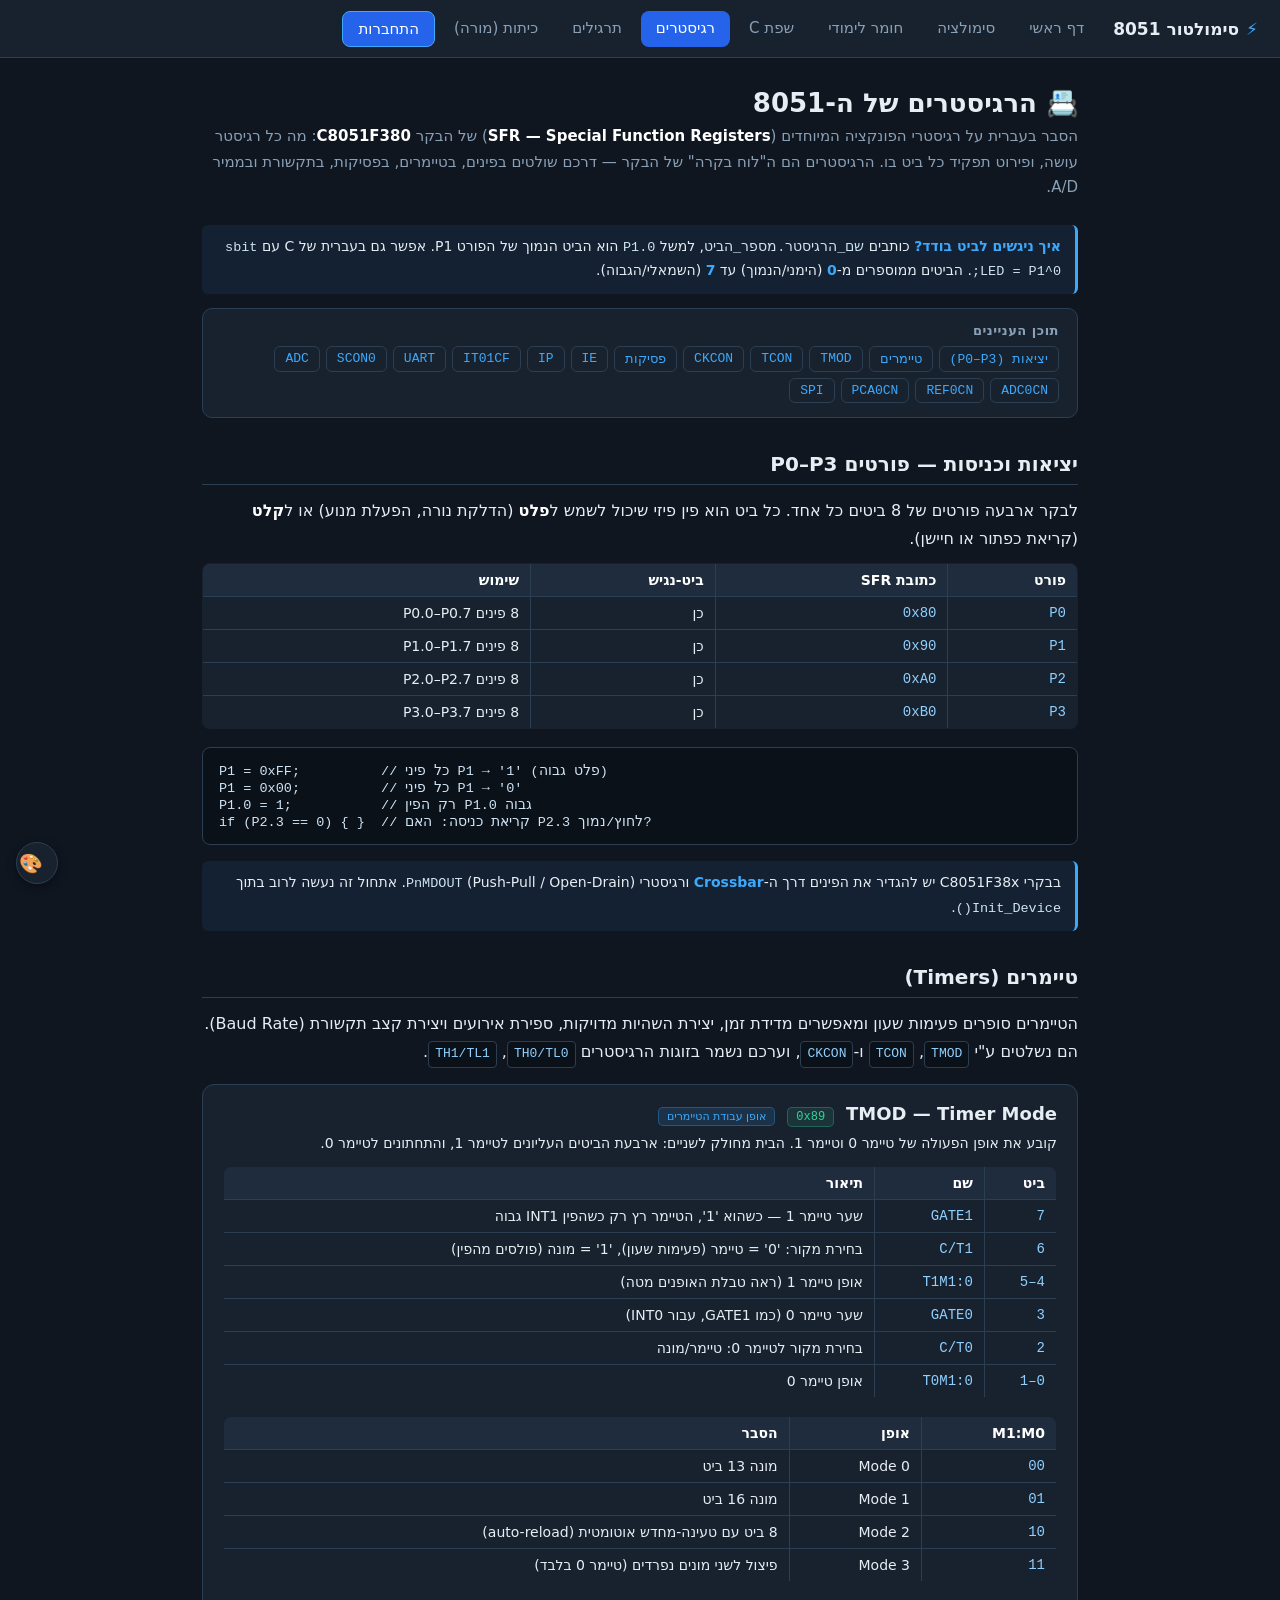
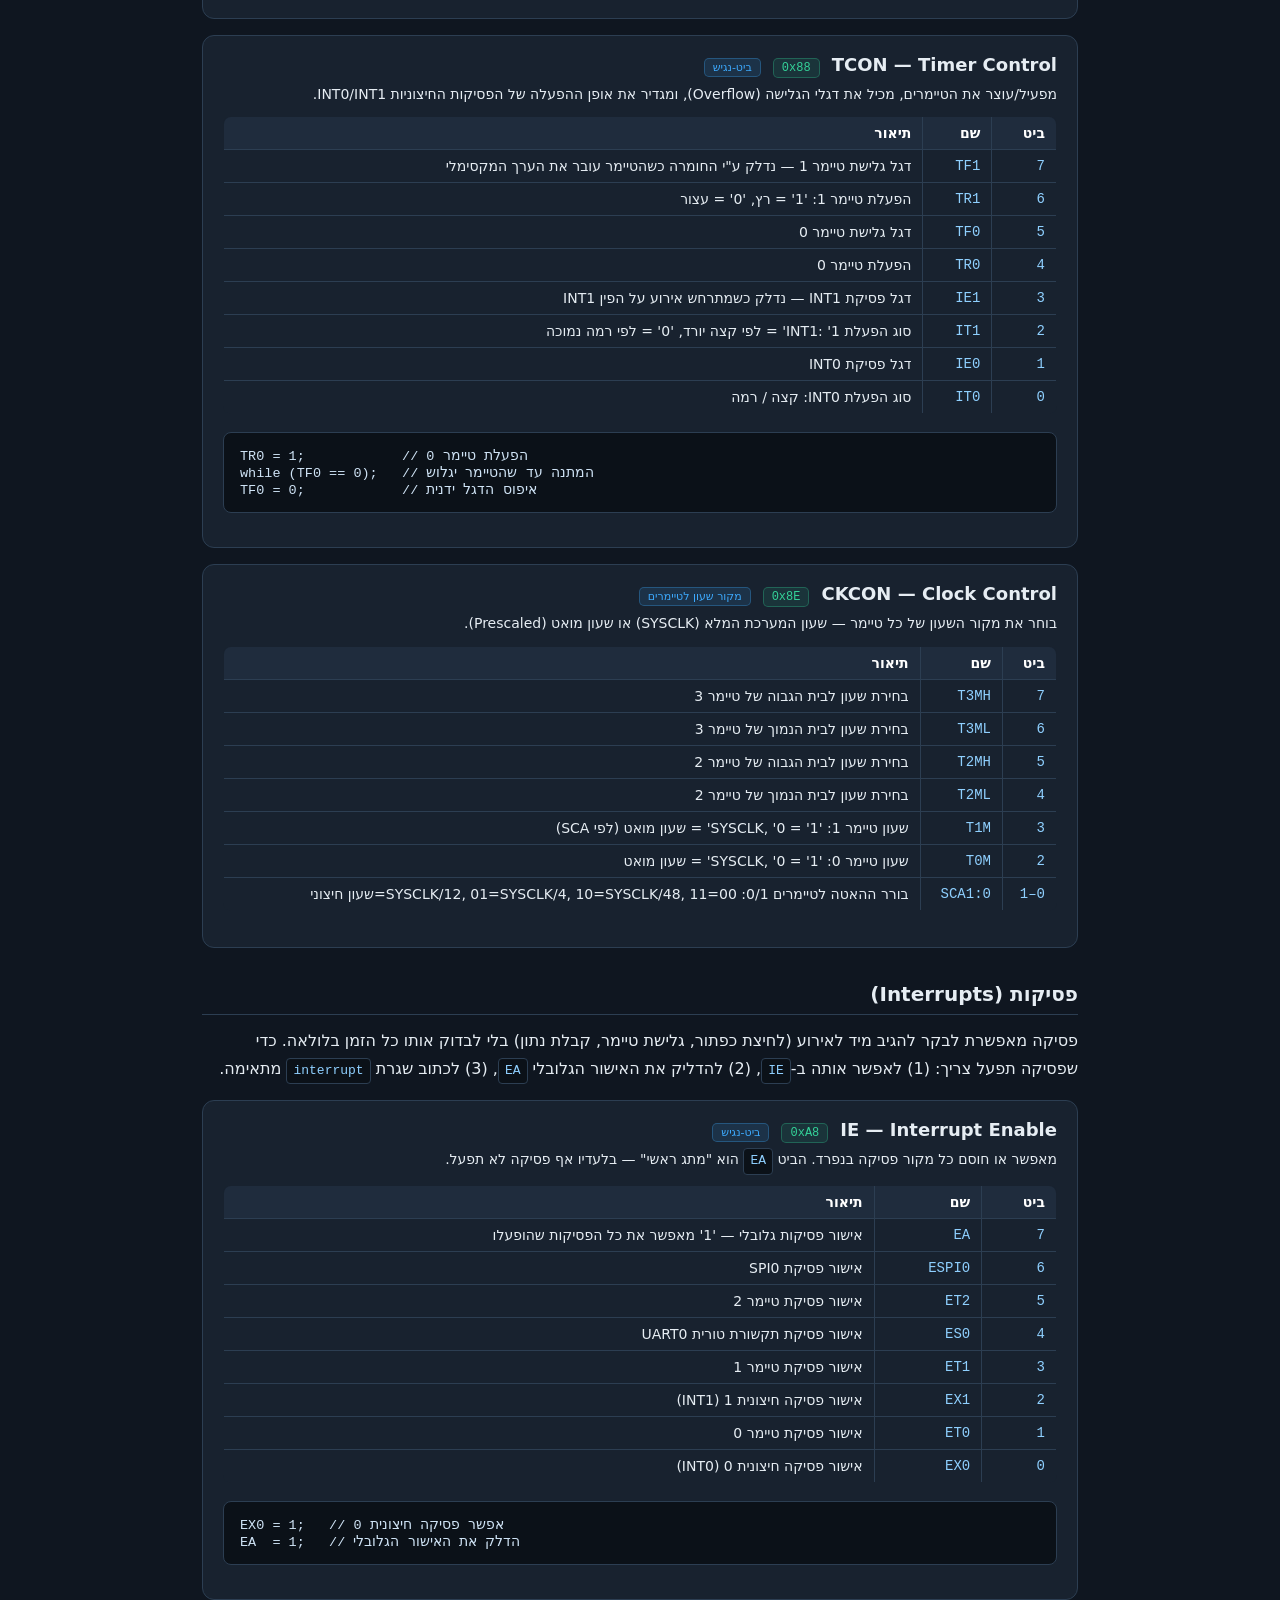
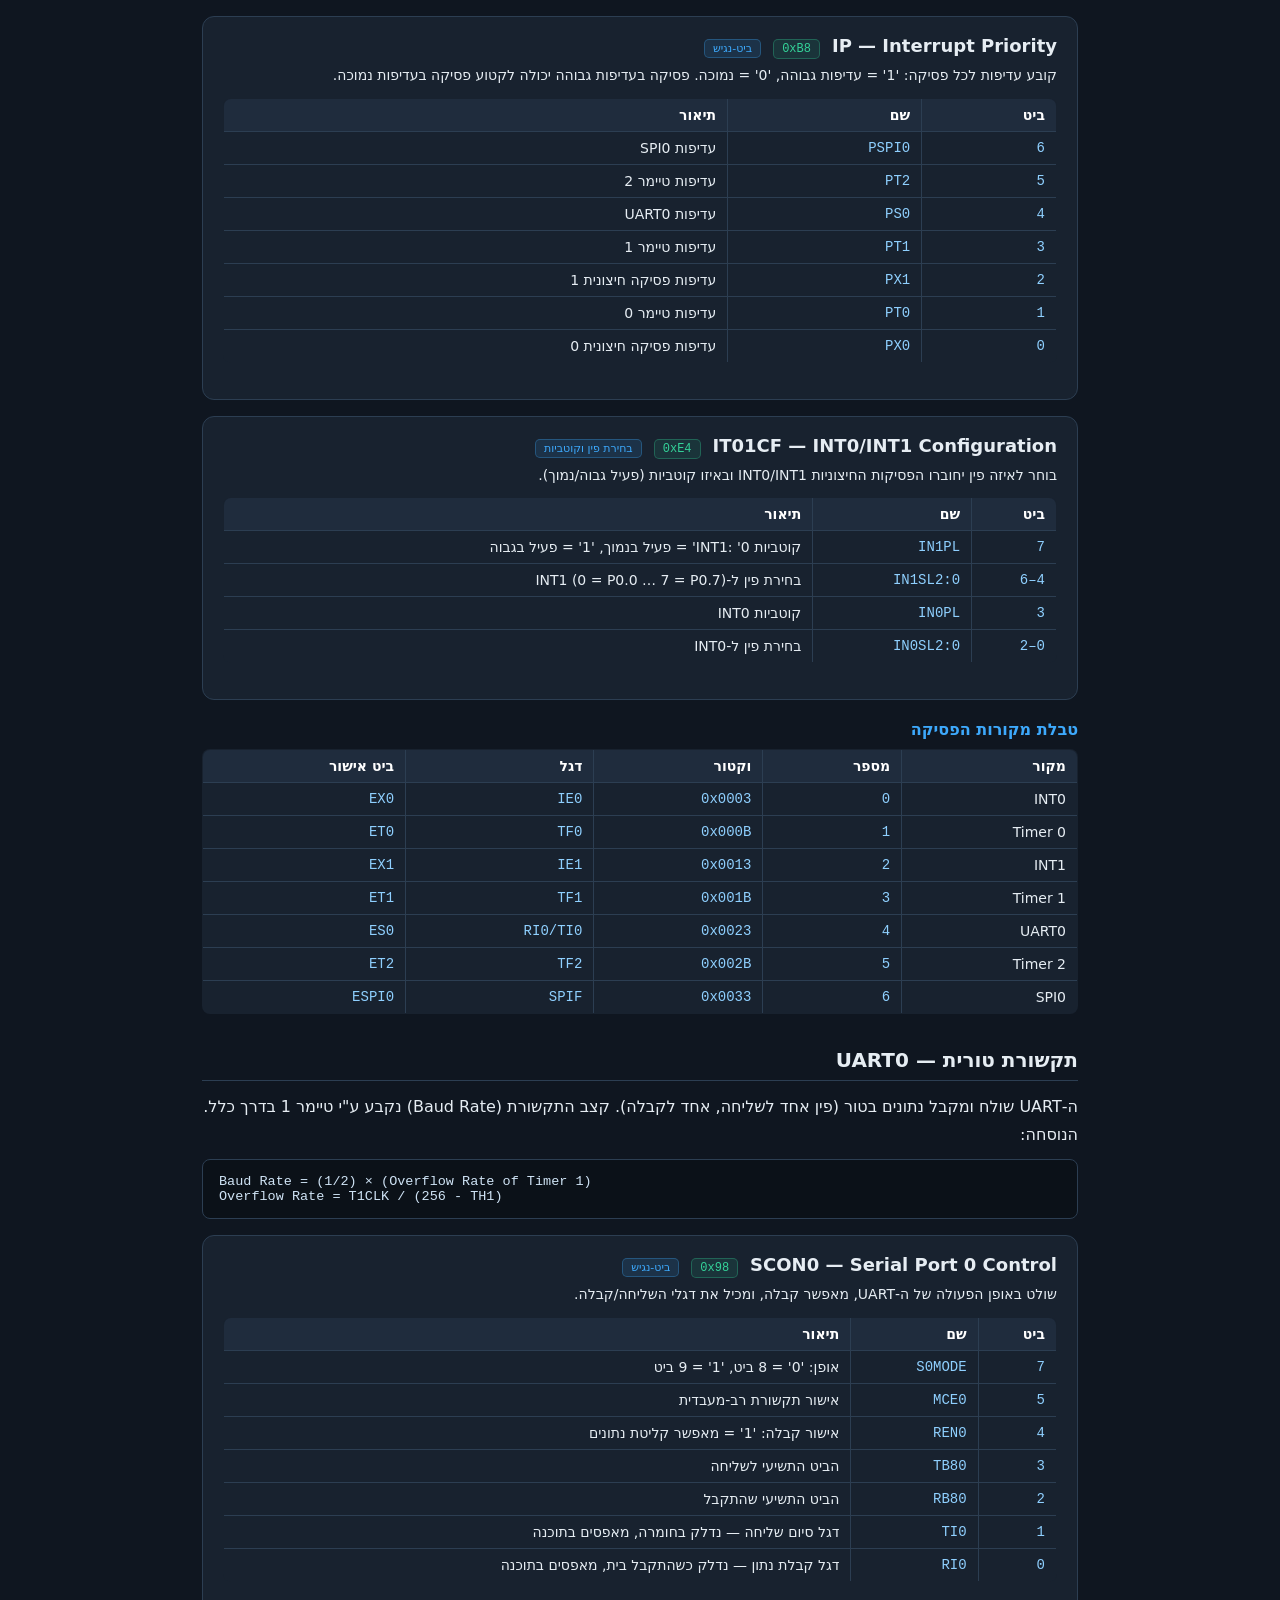
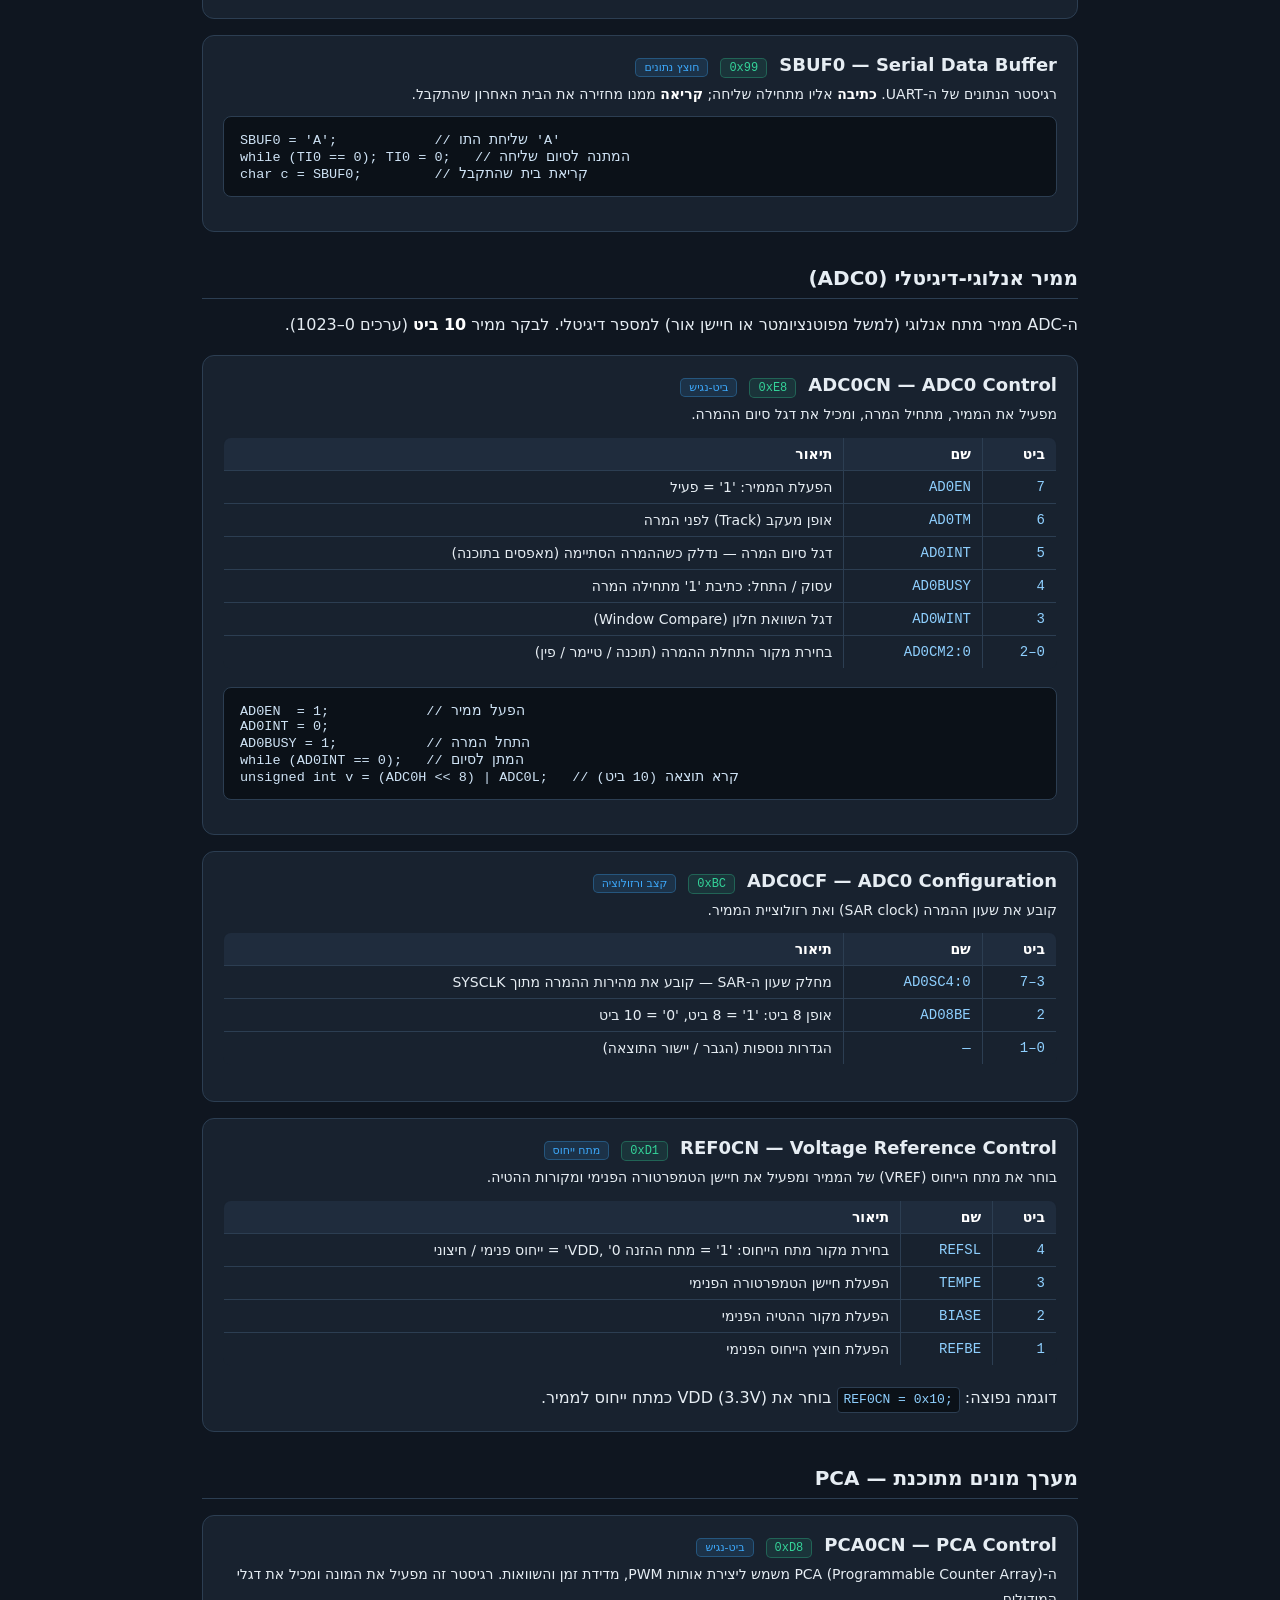
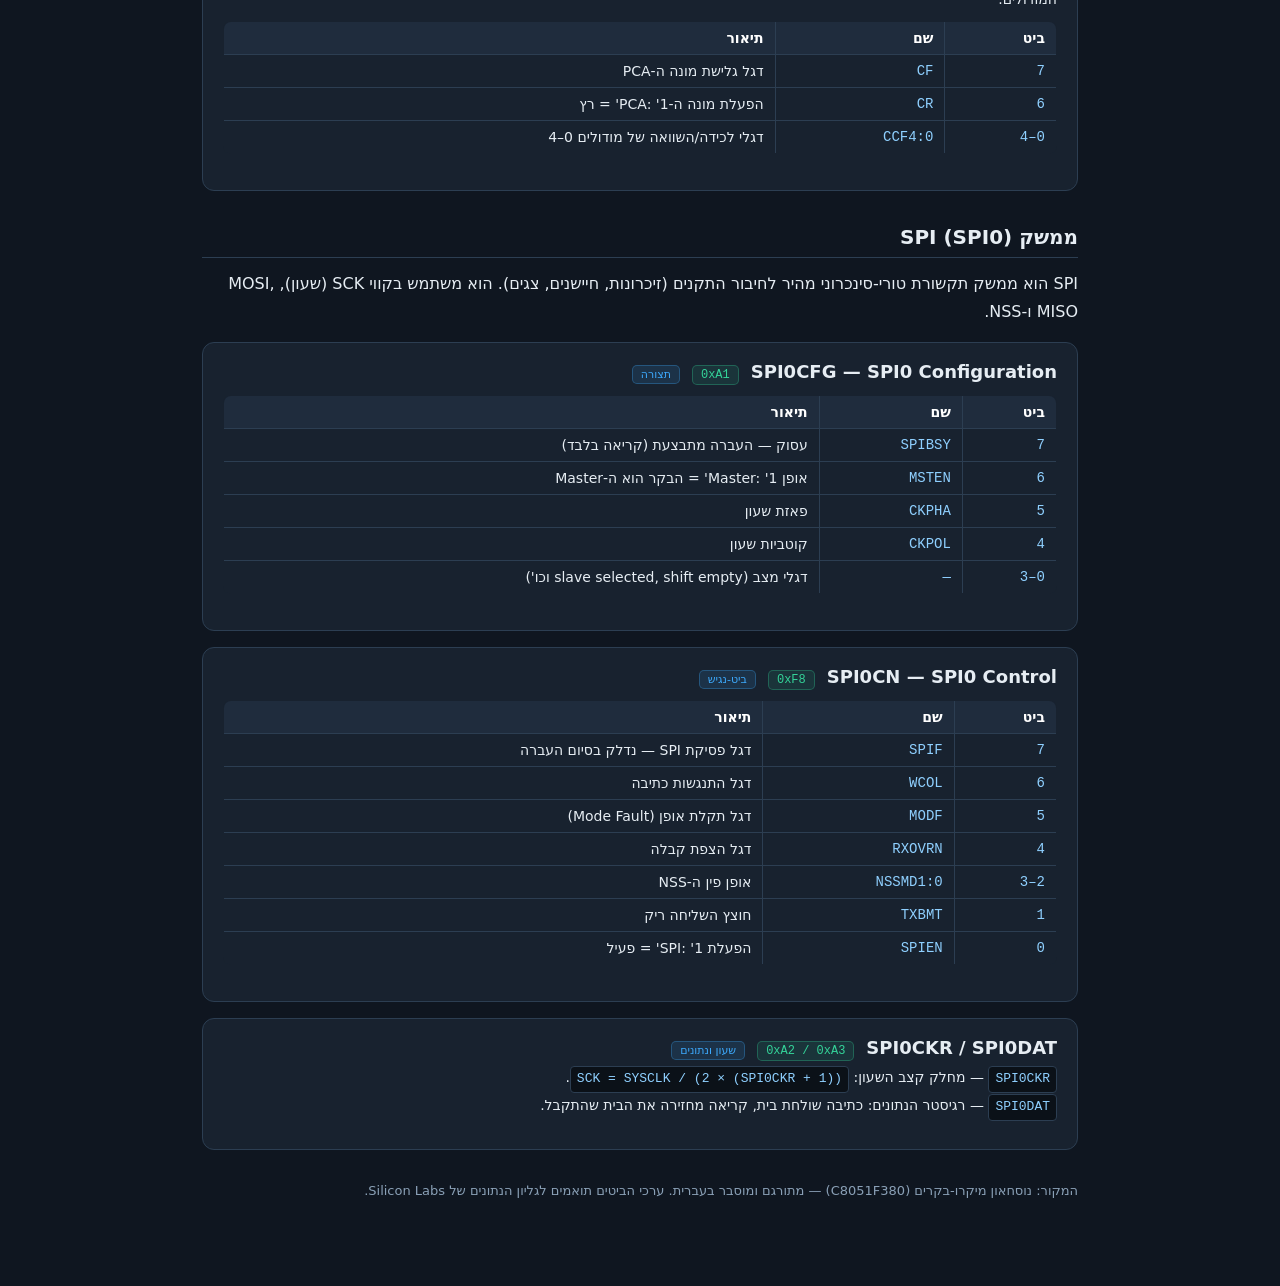
<file: pages/registers.html>
<!DOCTYPE html>
<html lang="he" dir="rtl">
<head>
  <meta charset="UTF-8">
  <meta name="viewport" content="width=device-width, initial-scale=1.0">
  <title>סימולטור 8051 — רגיסטרים</title>
  <link rel="stylesheet" href="../css/style.css">
  <link rel="stylesheet" href="../css/content.css">
  <script src="../js/ui/theme.js"></script>
</head>
<body>
  <script src="../js/ui/nav.js"></script>

  <div class="page">
    <h1>📇 הרגיסטרים של ה-8051</h1>
    <p class="lead">
      הסבר בעברית על רגיסטרי הפונקציה המיוחדים (<b>SFR — Special Function Registers</b>)
      של הבקר <b>C8051F380</b>: מה כל רגיסטר עושה, ופירוט תפקיד כל ביט בו. הרגיסטרים הם
      ה"לוח בקרה" של הבקר — דרכם שולטים בפינים, בטיימרים, בפסיקות, בתקשורת ובממיר A/D.
    </p>

    <div class="note">
      <b>איך ניגשים לביט בודד?</b> כותבים <code>שם_הרגיסטר.מספר_הביט</code>, למשל
      <code>P1.0</code> הוא הביט הנמוך של הפורט P1. אפשר גם בעברית של C עם
      <code>sbit LED = P1^0;</code>. הביטים ממוספרים מ-<b>0</b> (הימני/הנמוך) עד <b>7</b> (השמאלי/הגבוה).
    </div>

    <div class="toc">
      <h4>תוכן העניינים</h4>
      <div class="toc-links">
        <a href="#ports">יציאות (P0–P3)</a>
        <a href="#timers">טיימרים</a>
        <a href="#tmod">TMOD</a>
        <a href="#tcon">TCON</a>
        <a href="#ckcon">CKCON</a>
        <a href="#int">פסיקות</a>
        <a href="#ie">IE</a>
        <a href="#ip">IP</a>
        <a href="#it01cf">IT01CF</a>
        <a href="#uart">UART</a>
        <a href="#scon0">SCON0</a>
        <a href="#adc">ADC</a>
        <a href="#adc0cn">ADC0CN</a>
        <a href="#ref0cn">REF0CN</a>
        <a href="#pca">PCA0CN</a>
        <a href="#spi">SPI</a>
      </div>
    </div>

    <!-- ============ יציאות ============ -->
    <h2 id="ports">יציאות וכניסות — פורטים P0–P3</h2>
    <p>לבקר ארבעה פורטים של 8 ביטים כל אחד. כל ביט הוא פין פיזי שיכול לשמש ל<b>פלט</b>
       (הדלקת נורה, הפעלת מנוע) או ל<b>קלט</b> (קריאת כפתור או חיישן).</p>
    <table class="tbl">
      <tr><th>פורט</th><th>כתובת SFR</th><th>ביט-נגיש</th><th>שימוש</th></tr>
      <tr><td class="mono">P0</td><td class="mono">0x80</td><td>כן</td><td>8 פינים P0.0–P0.7</td></tr>
      <tr><td class="mono">P1</td><td class="mono">0x90</td><td>כן</td><td>8 פינים P1.0–P1.7</td></tr>
      <tr><td class="mono">P2</td><td class="mono">0xA0</td><td>כן</td><td>8 פינים P2.0–P2.7</td></tr>
      <tr><td class="mono">P3</td><td class="mono">0xB0</td><td>כן</td><td>8 פינים P3.0–P3.7</td></tr>
    </table>
    <pre><code>P1 = 0xFF;          // כל פיני P1 → '1' (פלט גבוה)
P1 = 0x00;          // כל פיני P1 → '0'
P1.0 = 1;           // רק הפין P1.0 גבוה
if (P2.3 == 0) { }  // קריאת כניסה: האם P2.3 לחוץ/נמוך?</code></pre>
    <div class="note">
      בבקרי C8051F38x יש להגדיר את הפינים דרך ה-<b>Crossbar</b> ורגיסטרי
      <code>PnMDOUT</code> (Push-Pull / Open-Drain). אתחול זה נעשה לרוב בתוך
      <code>Init_Device()</code>.
    </div>

    <!-- ============ טיימרים ============ -->
    <h2 id="timers">טיימרים (Timers)</h2>
    <p>הטיימרים סופרים פעימות שעון ומאפשרים מדידת זמן, יצירת השהיות מדויקות, ספירת אירועים
       ויצירת קצב תקשורת (Baud Rate). הם נשלטים ע"י <code>TMOD</code>, <code>TCON</code> ו-<code>CKCON</code>,
       וערכם נשמר בזוגות הרגיסטרים <code>TH0/TL0</code>, <code>TH1/TL1</code>.</p>

    <div class="reg" id="tmod">
      <div class="reg-head"><h3>TMOD — Timer Mode</h3><span class="reg-addr">0x89</span><span class="reg-tag">אופן עבודת הטיימרים</span></div>
      <p class="reg-desc">קובע את אופן הפעולה של טיימר 0 וטיימר 1. הבית מחולק לשניים: ארבעת הביטים העליונים לטיימר 1, והתחתונים לטיימר 0.</p>
      <table class="tbl">
        <tr><th>ביט</th><th>שם</th><th>תיאור</th></tr>
        <tr><td class="mono">7</td><td class="mono">GATE1</td><td>שער טיימר 1 — כשהוא '1', הטיימר רץ רק כשהפין INT1 גבוה</td></tr>
        <tr><td class="mono">6</td><td class="mono">C/T1</td><td>בחירת מקור: '0' = טיימר (פעימות שעון), '1' = מונה (פולסים מהפין)</td></tr>
        <tr><td class="mono">5–4</td><td class="mono">T1M1:0</td><td>אופן טיימר 1 (ראה טבלת האופנים מטה)</td></tr>
        <tr><td class="mono">3</td><td class="mono">GATE0</td><td>שער טיימר 0 (כמו GATE1, עבור INT0)</td></tr>
        <tr><td class="mono">2</td><td class="mono">C/T0</td><td>בחירת מקור לטיימר 0: טיימר/מונה</td></tr>
        <tr><td class="mono">1–0</td><td class="mono">T0M1:0</td><td>אופן טיימר 0</td></tr>
      </table>
      <table class="tbl">
        <tr><th>M1:M0</th><th>אופן</th><th>הסבר</th></tr>
        <tr><td class="mono">00</td><td>Mode 0</td><td>מונה 13 ביט</td></tr>
        <tr><td class="mono">01</td><td>Mode 1</td><td>מונה 16 ביט</td></tr>
        <tr><td class="mono">10</td><td>Mode 2</td><td>8 ביט עם טעינה-מחדש אוטומטית (auto-reload)</td></tr>
        <tr><td class="mono">11</td><td>Mode 3</td><td>פיצול לשני מונים נפרדים (טיימר 0 בלבד)</td></tr>
      </table>
    </div>

    <div class="reg" id="tcon">
      <div class="reg-head"><h3>TCON — Timer Control</h3><span class="reg-addr">0x88</span><span class="reg-tag">ביט-נגיש</span></div>
      <p class="reg-desc">מפעיל/עוצר את הטיימרים, מכיל את דגלי הגלישה (Overflow), ומגדיר את אופן ההפעלה של הפסיקות החיצוניות INT0/INT1.</p>
      <table class="tbl">
        <tr><th>ביט</th><th>שם</th><th>תיאור</th></tr>
        <tr><td class="mono">7</td><td class="mono">TF1</td><td>דגל גלישת טיימר 1 — נדלק ע"י החומרה כשהטיימר עובר את הערך המקסימלי</td></tr>
        <tr><td class="mono">6</td><td class="mono">TR1</td><td>הפעלת טיימר 1: '1' = רץ, '0' = עצור</td></tr>
        <tr><td class="mono">5</td><td class="mono">TF0</td><td>דגל גלישת טיימר 0</td></tr>
        <tr><td class="mono">4</td><td class="mono">TR0</td><td>הפעלת טיימר 0</td></tr>
        <tr><td class="mono">3</td><td class="mono">IE1</td><td>דגל פסיקת INT1 — נדלק כשמתרחש אירוע על הפין INT1</td></tr>
        <tr><td class="mono">2</td><td class="mono">IT1</td><td>סוג הפעלת INT1: '1' = לפי קצה יורד, '0' = לפי רמה נמוכה</td></tr>
        <tr><td class="mono">1</td><td class="mono">IE0</td><td>דגל פסיקת INT0</td></tr>
        <tr><td class="mono">0</td><td class="mono">IT0</td><td>סוג הפעלת INT0: קצה / רמה</td></tr>
      </table>
      <pre><code>TR0 = 1;            // הפעלת טיימר 0
while (TF0 == 0);   // המתנה עד שהטיימר יגלוש
TF0 = 0;            // איפוס הדגל ידנית</code></pre>
    </div>

    <div class="reg" id="ckcon">
      <div class="reg-head"><h3>CKCON — Clock Control</h3><span class="reg-addr">0x8E</span><span class="reg-tag">מקור שעון לטיימרים</span></div>
      <p class="reg-desc">בוחר את מקור השעון של כל טיימר — שעון המערכת המלא (SYSCLK) או שעון מואט (Prescaled).</p>
      <table class="tbl">
        <tr><th>ביט</th><th>שם</th><th>תיאור</th></tr>
        <tr><td class="mono">7</td><td class="mono">T3MH</td><td>בחירת שעון לבית הגבוה של טיימר 3</td></tr>
        <tr><td class="mono">6</td><td class="mono">T3ML</td><td>בחירת שעון לבית הנמוך של טיימר 3</td></tr>
        <tr><td class="mono">5</td><td class="mono">T2MH</td><td>בחירת שעון לבית הגבוה של טיימר 2</td></tr>
        <tr><td class="mono">4</td><td class="mono">T2ML</td><td>בחירת שעון לבית הנמוך של טיימר 2</td></tr>
        <tr><td class="mono">3</td><td class="mono">T1M</td><td>שעון טיימר 1: '1' = SYSCLK, '0' = שעון מואט (לפי SCA)</td></tr>
        <tr><td class="mono">2</td><td class="mono">T0M</td><td>שעון טיימר 0: '1' = SYSCLK, '0' = שעון מואט</td></tr>
        <tr><td class="mono">1–0</td><td class="mono">SCA1:0</td><td>בורר ההאטה לטיימרים 0/1: 00=SYSCLK/12, 01=SYSCLK/4, 10=SYSCLK/48, 11=שעון חיצוני</td></tr>
      </table>
    </div>

    <!-- ============ פסיקות ============ -->
    <h2 id="int">פסיקות (Interrupts)</h2>
    <p>פסיקה מאפשרת לבקר להגיב מיד לאירוע (לחיצת כפתור, גלישת טיימר, קבלת נתון) בלי לבדוק
       אותו כל הזמן בלולאה. כדי שפסיקה תפעל צריך: (1) לאפשר אותה ב-<code>IE</code>, (2) להדליק את
       האישור הגלובלי <code>EA</code>, (3) לכתוב שגרת <code>interrupt</code> מתאימה.</p>

    <div class="reg" id="ie">
      <div class="reg-head"><h3>IE — Interrupt Enable</h3><span class="reg-addr">0xA8</span><span class="reg-tag">ביט-נגיש</span></div>
      <p class="reg-desc">מאפשר או חוסם כל מקור פסיקה בנפרד. הביט <code>EA</code> הוא "מתג ראשי" — בלעדיו אף פסיקה לא תפעל.</p>
      <table class="tbl">
        <tr><th>ביט</th><th>שם</th><th>תיאור</th></tr>
        <tr><td class="mono">7</td><td class="mono">EA</td><td>אישור פסיקות גלובלי — '1' מאפשר את כל הפסיקות שהופעלו</td></tr>
        <tr><td class="mono">6</td><td class="mono">ESPI0</td><td>אישור פסיקת SPI0</td></tr>
        <tr><td class="mono">5</td><td class="mono">ET2</td><td>אישור פסיקת טיימר 2</td></tr>
        <tr><td class="mono">4</td><td class="mono">ES0</td><td>אישור פסיקת תקשורת טורית UART0</td></tr>
        <tr><td class="mono">3</td><td class="mono">ET1</td><td>אישור פסיקת טיימר 1</td></tr>
        <tr><td class="mono">2</td><td class="mono">EX1</td><td>אישור פסיקה חיצונית 1 (INT1)</td></tr>
        <tr><td class="mono">1</td><td class="mono">ET0</td><td>אישור פסיקת טיימר 0</td></tr>
        <tr><td class="mono">0</td><td class="mono">EX0</td><td>אישור פסיקה חיצונית 0 (INT0)</td></tr>
      </table>
      <pre><code>EX0 = 1;   // אפשר פסיקה חיצונית 0
EA  = 1;   // הדלק את האישור הגלובלי</code></pre>
    </div>

    <div class="reg" id="ip">
      <div class="reg-head"><h3>IP — Interrupt Priority</h3><span class="reg-addr">0xB8</span><span class="reg-tag">ביט-נגיש</span></div>
      <p class="reg-desc">קובע עדיפות לכל פסיקה: '1' = עדיפות גבוהה, '0' = נמוכה. פסיקה בעדיפות גבוהה יכולה לקטוע פסיקה בעדיפות נמוכה.</p>
      <table class="tbl">
        <tr><th>ביט</th><th>שם</th><th>תיאור</th></tr>
        <tr><td class="mono">6</td><td class="mono">PSPI0</td><td>עדיפות SPI0</td></tr>
        <tr><td class="mono">5</td><td class="mono">PT2</td><td>עדיפות טיימר 2</td></tr>
        <tr><td class="mono">4</td><td class="mono">PS0</td><td>עדיפות UART0</td></tr>
        <tr><td class="mono">3</td><td class="mono">PT1</td><td>עדיפות טיימר 1</td></tr>
        <tr><td class="mono">2</td><td class="mono">PX1</td><td>עדיפות פסיקה חיצונית 1</td></tr>
        <tr><td class="mono">1</td><td class="mono">PT0</td><td>עדיפות טיימר 0</td></tr>
        <tr><td class="mono">0</td><td class="mono">PX0</td><td>עדיפות פסיקה חיצונית 0</td></tr>
      </table>
    </div>

    <div class="reg" id="it01cf">
      <div class="reg-head"><h3>IT01CF — INT0/INT1 Configuration</h3><span class="reg-addr">0xE4</span><span class="reg-tag">בחירת פין וקוטביות</span></div>
      <p class="reg-desc">בוחר לאיזה פין יחוברו הפסיקות החיצוניות INT0/INT1 ובאיזו קוטביות (פעיל גבוה/נמוך).</p>
      <table class="tbl">
        <tr><th>ביט</th><th>שם</th><th>תיאור</th></tr>
        <tr><td class="mono">7</td><td class="mono">IN1PL</td><td>קוטביות INT1: '0' = פעיל בנמוך, '1' = פעיל בגבוה</td></tr>
        <tr><td class="mono">6–4</td><td class="mono">IN1SL2:0</td><td>בחירת פין ל-INT1 (0 = P0.0 … 7 = P0.7)</td></tr>
        <tr><td class="mono">3</td><td class="mono">IN0PL</td><td>קוטביות INT0</td></tr>
        <tr><td class="mono">2–0</td><td class="mono">IN0SL2:0</td><td>בחירת פין ל-INT0</td></tr>
      </table>
    </div>

    <h3>טבלת מקורות הפסיקה</h3>
    <table class="tbl">
      <tr><th>מקור</th><th>מספר</th><th>וקטור</th><th>דגל</th><th>ביט אישור</th></tr>
      <tr><td>INT0</td><td class="mono">0</td><td class="mono">0x0003</td><td class="mono">IE0</td><td class="mono">EX0</td></tr>
      <tr><td>Timer 0</td><td class="mono">1</td><td class="mono">0x000B</td><td class="mono">TF0</td><td class="mono">ET0</td></tr>
      <tr><td>INT1</td><td class="mono">2</td><td class="mono">0x0013</td><td class="mono">IE1</td><td class="mono">EX1</td></tr>
      <tr><td>Timer 1</td><td class="mono">3</td><td class="mono">0x001B</td><td class="mono">TF1</td><td class="mono">ET1</td></tr>
      <tr><td>UART0</td><td class="mono">4</td><td class="mono">0x0023</td><td class="mono">RI0/TI0</td><td class="mono">ES0</td></tr>
      <tr><td>Timer 2</td><td class="mono">5</td><td class="mono">0x002B</td><td class="mono">TF2</td><td class="mono">ET2</td></tr>
      <tr><td>SPI0</td><td class="mono">6</td><td class="mono">0x0033</td><td class="mono">SPIF</td><td class="mono">ESPI0</td></tr>
    </table>

    <!-- ============ UART ============ -->
    <h2 id="uart">תקשורת טורית — UART0</h2>
    <p>ה-UART שולח ומקבל נתונים בטור (פין אחד לשליחה, אחד לקבלה). קצב התקשורת (Baud Rate)
       נקבע ע"י טיימר 1 בדרך כלל. הנוסחה:</p>
    <pre><code>Baud Rate = (1/2) × (Overflow Rate of Timer 1)
Overflow Rate = T1CLK / (256 - TH1)</code></pre>

    <div class="reg" id="scon0">
      <div class="reg-head"><h3>SCON0 — Serial Port 0 Control</h3><span class="reg-addr">0x98</span><span class="reg-tag">ביט-נגיש</span></div>
      <p class="reg-desc">שולט באופן הפעולה של ה-UART, מאפשר קבלה, ומכיל את דגלי השליחה/קבלה.</p>
      <table class="tbl">
        <tr><th>ביט</th><th>שם</th><th>תיאור</th></tr>
        <tr><td class="mono">7</td><td class="mono">S0MODE</td><td>אופן: '0' = 8 ביט, '1' = 9 ביט</td></tr>
        <tr><td class="mono">5</td><td class="mono">MCE0</td><td>אישור תקשורת רב-מעבדית</td></tr>
        <tr><td class="mono">4</td><td class="mono">REN0</td><td>אישור קבלה: '1' = מאפשר קליטת נתונים</td></tr>
        <tr><td class="mono">3</td><td class="mono">TB80</td><td>הביט התשיעי לשליחה</td></tr>
        <tr><td class="mono">2</td><td class="mono">RB80</td><td>הביט התשיעי שהתקבל</td></tr>
        <tr><td class="mono">1</td><td class="mono">TI0</td><td>דגל סיום שליחה — נדלק בחומרה, מאפסים בתוכנה</td></tr>
        <tr><td class="mono">0</td><td class="mono">RI0</td><td>דגל קבלת נתון — נדלק כשהתקבל בית, מאפסים בתוכנה</td></tr>
      </table>
    </div>

    <div class="reg">
      <div class="reg-head"><h3>SBUF0 — Serial Data Buffer</h3><span class="reg-addr">0x99</span><span class="reg-tag">חוצץ נתונים</span></div>
      <p class="reg-desc">רגיסטר הנתונים של ה-UART. <b>כתיבה</b> אליו מתחילה שליחה; <b>קריאה</b> ממנו מחזירה את הבית האחרון שהתקבל.</p>
      <pre><code>SBUF0 = 'A';            // שליחת התו 'A'
while (TI0 == 0); TI0 = 0;   // המתנה לסיום שליחה
char c = SBUF0;         // קריאת בית שהתקבל</code></pre>
    </div>

    <!-- ============ ADC ============ -->
    <h2 id="adc">ממיר אנלוגי-דיגיטלי (ADC0)</h2>
    <p>ה-ADC ממיר מתח אנלוגי (למשל מפוטנציומטר או חיישן אור) למספר דיגיטלי. לבקר ממיר
       <b>10 ביט</b> (ערכים 0–1023).</p>

    <div class="reg" id="adc0cn">
      <div class="reg-head"><h3>ADC0CN — ADC0 Control</h3><span class="reg-addr">0xE8</span><span class="reg-tag">ביט-נגיש</span></div>
      <p class="reg-desc">מפעיל את הממיר, מתחיל המרה, ומכיל את דגל סיום ההמרה.</p>
      <table class="tbl">
        <tr><th>ביט</th><th>שם</th><th>תיאור</th></tr>
        <tr><td class="mono">7</td><td class="mono">AD0EN</td><td>הפעלת הממיר: '1' = פעיל</td></tr>
        <tr><td class="mono">6</td><td class="mono">AD0TM</td><td>אופן מעקב (Track) לפני המרה</td></tr>
        <tr><td class="mono">5</td><td class="mono">AD0INT</td><td>דגל סיום המרה — נדלק כשההמרה הסתיימה (מאפסים בתוכנה)</td></tr>
        <tr><td class="mono">4</td><td class="mono">AD0BUSY</td><td>עסוק / התחל: כתיבת '1' מתחילה המרה</td></tr>
        <tr><td class="mono">3</td><td class="mono">AD0WINT</td><td>דגל השוואת חלון (Window Compare)</td></tr>
        <tr><td class="mono">2–0</td><td class="mono">AD0CM2:0</td><td>בחירת מקור התחלת ההמרה (תוכנה / טיימר / פין)</td></tr>
      </table>
      <pre><code>AD0EN  = 1;            // הפעל ממיר
AD0INT = 0;
AD0BUSY = 1;           // התחל המרה
while (AD0INT == 0);   // המתן לסיום
unsigned int v = (ADC0H &lt;&lt; 8) | ADC0L;   // קרא תוצאה (10 ביט)</code></pre>
    </div>

    <div class="reg">
      <div class="reg-head"><h3>ADC0CF — ADC0 Configuration</h3><span class="reg-addr">0xBC</span><span class="reg-tag">קצב ורזולוציה</span></div>
      <p class="reg-desc">קובע את שעון ההמרה (SAR clock) ואת רזולוציית הממיר.</p>
      <table class="tbl">
        <tr><th>ביט</th><th>שם</th><th>תיאור</th></tr>
        <tr><td class="mono">7–3</td><td class="mono">AD0SC4:0</td><td>מחלק שעון ה-SAR — קובע את מהירות ההמרה מתוך SYSCLK</td></tr>
        <tr><td class="mono">2</td><td class="mono">AD08BE</td><td>אופן 8 ביט: '1' = 8 ביט, '0' = 10 ביט</td></tr>
        <tr><td class="mono">1–0</td><td class="mono">—</td><td>הגדרות נוספות (הגבר / יישור התוצאה)</td></tr>
      </table>
    </div>

    <div class="reg" id="ref0cn">
      <div class="reg-head"><h3>REF0CN — Voltage Reference Control</h3><span class="reg-addr">0xD1</span><span class="reg-tag">מתח ייחוס</span></div>
      <p class="reg-desc">בוחר את מתח הייחוס (VREF) של הממיר ומפעיל את חיישן הטמפרטורה הפנימי ומקורות ההטיה.</p>
      <table class="tbl">
        <tr><th>ביט</th><th>שם</th><th>תיאור</th></tr>
        <tr><td class="mono">4</td><td class="mono">REFSL</td><td>בחירת מקור מתח הייחוס: '1' = מתח ההזנה VDD, '0' = ייחוס פנימי / חיצוני</td></tr>
        <tr><td class="mono">3</td><td class="mono">TEMPE</td><td>הפעלת חיישן הטמפרטורה הפנימי</td></tr>
        <tr><td class="mono">2</td><td class="mono">BIASE</td><td>הפעלת מקור ההטיה הפנימי</td></tr>
        <tr><td class="mono">1</td><td class="mono">REFBE</td><td>הפעלת חוצץ הייחוס הפנימי</td></tr>
      </table>
      <p>דוגמה נפוצה: <code>REF0CN = 0x10;</code> בוחר את VDD (‎3.3V) כמתח ייחוס לממיר.</p>
    </div>

    <!-- ============ PCA ============ -->
    <h2 id="pca">מערך מונים מתוכנת — PCA</h2>
    <div class="reg">
      <div class="reg-head"><h3>PCA0CN — PCA Control</h3><span class="reg-addr">0xD8</span><span class="reg-tag">ביט-נגיש</span></div>
      <p class="reg-desc">ה-PCA (Programmable Counter Array) משמש ליצירת אותות PWM, מדידת זמן והשוואות. רגיסטר זה מפעיל את המונה ומכיל את דגלי המודולים.</p>
      <table class="tbl">
        <tr><th>ביט</th><th>שם</th><th>תיאור</th></tr>
        <tr><td class="mono">7</td><td class="mono">CF</td><td>דגל גלישת מונה ה-PCA</td></tr>
        <tr><td class="mono">6</td><td class="mono">CR</td><td>הפעלת מונה ה-PCA: '1' = רץ</td></tr>
        <tr><td class="mono">4–0</td><td class="mono">CCF4:0</td><td>דגלי לכידה/השוואה של מודולים 0–4</td></tr>
      </table>
    </div>

    <!-- ============ SPI ============ -->
    <h2 id="spi">ממשק SPI (SPI0)</h2>
    <p>SPI הוא ממשק תקשורת טורי-סינכרוני מהיר לחיבור התקנים (זיכרונות, חיישנים, צגים).
       הוא משתמש בקווי SCK (שעון), MOSI, MISO ו-NSS.</p>

    <div class="reg">
      <div class="reg-head"><h3>SPI0CFG — SPI0 Configuration</h3><span class="reg-addr">0xA1</span><span class="reg-tag">תצורה</span></div>
      <table class="tbl">
        <tr><th>ביט</th><th>שם</th><th>תיאור</th></tr>
        <tr><td class="mono">7</td><td class="mono">SPIBSY</td><td>עסוק — העברה מתבצעת (קריאה בלבד)</td></tr>
        <tr><td class="mono">6</td><td class="mono">MSTEN</td><td>אופן Master: '1' = הבקר הוא ה-Master</td></tr>
        <tr><td class="mono">5</td><td class="mono">CKPHA</td><td>פאזת שעון</td></tr>
        <tr><td class="mono">4</td><td class="mono">CKPOL</td><td>קוטביות שעון</td></tr>
        <tr><td class="mono">3–0</td><td class="mono">—</td><td>דגלי מצב (slave selected, shift empty וכו')</td></tr>
      </table>
    </div>

    <div class="reg">
      <div class="reg-head"><h3>SPI0CN — SPI0 Control</h3><span class="reg-addr">0xF8</span><span class="reg-tag">ביט-נגיש</span></div>
      <table class="tbl">
        <tr><th>ביט</th><th>שם</th><th>תיאור</th></tr>
        <tr><td class="mono">7</td><td class="mono">SPIF</td><td>דגל פסיקת SPI — נדלק בסיום העברה</td></tr>
        <tr><td class="mono">6</td><td class="mono">WCOL</td><td>דגל התנגשות כתיבה</td></tr>
        <tr><td class="mono">5</td><td class="mono">MODF</td><td>דגל תקלת אופן (Mode Fault)</td></tr>
        <tr><td class="mono">4</td><td class="mono">RXOVRN</td><td>דגל הצפת קבלה</td></tr>
        <tr><td class="mono">3–2</td><td class="mono">NSSMD1:0</td><td>אופן פין ה-NSS</td></tr>
        <tr><td class="mono">1</td><td class="mono">TXBMT</td><td>חוצץ השליחה ריק</td></tr>
        <tr><td class="mono">0</td><td class="mono">SPIEN</td><td>הפעלת SPI: '1' = פעיל</td></tr>
      </table>
    </div>

    <div class="reg">
      <div class="reg-head"><h3>SPI0CKR / SPI0DAT</h3><span class="reg-addr">0xA2 / 0xA3</span><span class="reg-tag">שעון ונתונים</span></div>
      <p class="reg-desc">
        <code>SPI0CKR</code> — מחלק קצב השעון: <code>SCK = SYSCLK / (2 × (SPI0CKR + 1))</code>.<br>
        <code>SPI0DAT</code> — רגיסטר הנתונים: כתיבה שולחת בית, קריאה מחזירה את הבית שהתקבל.
      </p>
    </div>

    <p style="margin-top:30px; color:var(--text-dim); font-size:13px;">
      המקור: נוסחאון מיקרו-בקרים (C8051F380) — מתורגם ומוסבר בעברית.
      ערכי הביטים תואמים לגליון הנתונים של Silicon Labs.
    </p>
  </div>
</body>
</html>
</file>
<file: css/style.css>
/* ===== ריסט + עיצוב כללי ===== */
* { margin: 0; padding: 0; box-sizing: border-box; }

:root {
  --bg:        #0f1620;
  --panel:     #18222f;
  --panel-2:   #1f2c3d;
  --border:    #2c3e52;
  --text:      #e6edf3;
  --text-dim:  #8aa0b6;
  --accent:    #3da9fc;
  --accent-2:  #2563eb;
  --ok:        #34d399;
  --err:       #f87171;
  --led-off:   #3a1414;
  --pin-low:   #44525f;
  --pin-high:  #34d399;
  --mono: "Consolas", "Courier New", monospace;
  --sans: "Segoe UI", system-ui, sans-serif;
}

html, body {
  height: 100%;
  background: var(--bg);
  color: var(--text);
  font-family: var(--sans);
}

button {
  font-family: inherit;
  cursor: pointer;
  border: none;
  border-radius: 6px;
  padding: 8px 14px;
  background: var(--panel-2);
  color: var(--text);
  border: 1px solid var(--border);
  transition: background .15s, border-color .15s;
}
button:hover { background: var(--border); }

button.primary {
  background: var(--accent-2);
  border-color: var(--accent);
}
button.primary:hover { background: var(--accent); }

h1, h2, h3 { font-weight: 600; }

/* ===== תפריט ראשי (נווט עליון) ===== */
.site-nav {
  display: flex; align-items: center; gap: 14px;
  padding: 0 22px; height: 58px;
  background: var(--panel);
  border-bottom: 1px solid var(--border);
  position: sticky; top: 0; z-index: 100;
}
.site-brand {
  color: var(--text); text-decoration: none;
  font-weight: 700; font-size: 17px;
  display: flex; align-items: center; gap: 7px; white-space: nowrap;
}
.site-brand .bolt { color: var(--accent); }
.site-menu { display: flex; gap: 4px; flex: 1; flex-wrap: wrap; }
.site-menu a {
  color: var(--text-dim); text-decoration: none;
  padding: 8px 15px; border-radius: 8px; font-size: 15px;
  transition: background .15s, color .15s;
}
.site-menu a:hover { color: var(--text); background: var(--panel-2); }
.site-menu a.active { color: #fff; background: var(--accent-2); }
.site-menu a.cta { color: #fff; background: var(--accent-2); border: 1px solid var(--accent); }
@media (max-width: 680px) {
  .site-nav { flex-wrap: wrap; height: auto; padding: 8px 12px; }
}

/* ===== בורר צבע רקע (כפתור צף) ===== */
.theme-fab {
  position: fixed; bottom: 16px; left: 16px; z-index: 9999;
  width: 42px; height: 42px; border-radius: 50%;
  background: var(--panel); border: 1px solid var(--border);
  font-size: 19px; line-height: 1; cursor: pointer;
  box-shadow: 0 3px 10px rgba(0,0,0,.35);
}
.theme-fab:hover { border-color: var(--accent); }
.theme-pop {
  position: fixed; bottom: 66px; left: 16px; z-index: 9999;
  width: 210px; padding: 14px;
  background: var(--panel); border: 1px solid var(--border);
  border-radius: 12px; box-shadow: 0 6px 24px rgba(0,0,0,.4);
}
.theme-title { font-size: 13px; color: var(--text-dim); margin-bottom: 10px; }
.theme-swatches { display: grid; grid-template-columns: repeat(5, 1fr); gap: 7px; margin-bottom: 12px; }
.theme-sw {
  width: 100%; aspect-ratio: 1; padding: 0; cursor: pointer;
  border: 2px solid var(--border); border-radius: 7px; transition: transform .1s;
}
.theme-sw:hover { transform: scale(1.12); border-color: var(--accent); }
.theme-custom {
  display: flex; align-items: center; justify-content: space-between; gap: 8px;
  font-size: 13px; color: var(--text); margin-bottom: 12px;
}
.theme-custom input[type="color"] {
  width: 46px; height: 28px; padding: 0; border: 1px solid var(--border);
  border-radius: 6px; background: none; cursor: pointer;
}
.theme-reset {
  width: 100%; font-size: 13px; padding: 7px;
  background: var(--panel-2); color: var(--text-dim);
  border: 1px solid var(--border); border-radius: 7px; cursor: pointer;
}
.theme-reset:hover { color: var(--text); }
</file>
<file: css/content.css>
/* ===== עמודי תוכן (שפת C, רגיסטרים, ראשי, תרגילים) ===== */
.page { max-width: 920px; margin: 0 auto; padding: 30px 22px 80px; }
.page-hero {
  text-align: center; padding: 40px 20px 28px;
}
.page-hero h1 { font-size: 30px; margin-bottom: 10px; }
.page-hero p { color: var(--text-dim); font-size: 16px; max-width: 620px; margin: 0 auto; line-height: 1.6; }

.page h1 { font-size: 26px; margin-bottom: 6px; }
.page > p.lead { color: var(--text-dim); font-size: 15px; line-height: 1.7; margin-bottom: 24px; }

.page h2 {
  font-size: 20px; margin: 34px 0 12px;
  padding-bottom: 8px; border-bottom: 1px solid var(--border);
  scroll-margin-top: 70px;
}
.page h3 { font-size: 16px; margin: 20px 0 8px; color: var(--accent); }
.page p, .page li { line-height: 1.75; color: var(--text); }
.page ul, .page ol { margin: 8px 22px 14px; }
.page li { margin-bottom: 5px; }
.page b, .page strong { color: #fff; }

/* קוד */
.page pre {
  background: #0b1118; border: 1px solid var(--border);
  border-radius: 8px; padding: 14px 16px; overflow-x: auto;
  margin: 10px 0 16px; direction: ltr; text-align: left;
}
.page code {
  font-family: var(--mono); font-size: 13.5px; color: #cfe3f5;
}
.page p code, .page li code, .page td code {
  background: #0b1118; border: 1px solid var(--border);
  border-radius: 4px; padding: 1px 6px; font-size: 13px; color: #8fd0ff;
  direction: ltr; display: inline-block;
}

/* טבלאות */
.tbl {
  width: 100%; border-collapse: collapse; margin: 10px 0 18px;
  font-size: 14px; background: var(--panel);
  border: 1px solid var(--border); border-radius: 8px; overflow: hidden;
}
.tbl th, .tbl td {
  border: 1px solid var(--border); padding: 8px 11px; text-align: right; vertical-align: top;
}
.tbl th { background: var(--panel-2); color: #fff; font-weight: 600; }
.tbl td:first-child { white-space: nowrap; }
.tbl .mono { font-family: var(--mono); color: #8fd0ff; direction: ltr; }

/* כרטיס רגיסטר */
.reg {
  background: var(--panel); border: 1px solid var(--border);
  border-radius: 12px; padding: 18px 20px; margin: 16px 0;
  scroll-margin-top: 70px;
}
.reg-head { display: flex; align-items: baseline; gap: 12px; flex-wrap: wrap; margin-bottom: 4px; }
.reg-head h3 { margin: 0; color: var(--text); font-size: 18px; }
.reg-addr {
  font-family: var(--mono); font-size: 12px; color: var(--ok);
  background: rgba(52,211,153,.1); border: 1px solid rgba(52,211,153,.3);
  border-radius: 5px; padding: 2px 8px;
}
.reg-tag {
  font-size: 11px; color: var(--accent); background: rgba(61,169,252,.12);
  border: 1px solid rgba(61,169,252,.3); border-radius: 5px; padding: 2px 8px;
}
.reg-desc { color: var(--text-dim); font-size: 14px; line-height: 1.65; margin-bottom: 10px; }

/* תוכן עניינים צף / ניווט פנימי */
.toc {
  background: var(--panel); border: 1px solid var(--border);
  border-radius: 10px; padding: 14px 18px; margin: 0 0 24px;
}
.toc h4 { font-size: 13px; color: var(--text-dim); margin-bottom: 8px; text-transform: uppercase; letter-spacing: .5px; }
.toc-links { display: flex; flex-wrap: wrap; gap: 6px; }
.toc-links a {
  font-size: 13px; color: var(--accent); text-decoration: none;
  border: 1px solid var(--border); border-radius: 6px; padding: 4px 10px;
  font-family: var(--mono);
}
.toc-links a:hover { background: var(--panel-2); color: #fff; }

/* placeholder ל"בקרוב" */
.coming-soon {
  text-align: center; padding: 70px 20px; color: var(--text-dim);
  border: 1px dashed var(--border); border-radius: 14px; margin-top: 20px;
}
.coming-soon .big { font-size: 46px; margin-bottom: 14px; }
.coming-soon h2 { border: none; font-size: 22px; color: var(--text); margin-bottom: 8px; }

.note {
  background: rgba(61,169,252,.08); border-right: 3px solid var(--accent);
  border-radius: 6px; padding: 10px 14px; margin: 14px 0; font-size: 14px; line-height: 1.7;
}
.note b { color: var(--accent); }

.cards-row {
  display: grid; grid-template-columns: repeat(auto-fit, minmax(200px,1fr));
  gap: 14px; margin-top: 26px;
}
.nav-card {
  background: var(--panel); border: 1px solid var(--border); border-radius: 12px;
  padding: 22px 18px; text-decoration: none; color: var(--text);
  transition: border-color .15s, transform .1s; text-align: center;
}
.nav-card:hover { border-color: var(--accent); transform: translateY(-2px); }
.nav-card .ic { font-size: 34px; display: block; margin-bottom: 10px; }
.nav-card .ttl { font-weight: 600; font-size: 16px; }
.nav-card .sub { color: var(--text-dim); font-size: 13px; margin-top: 4px; }
</file>
